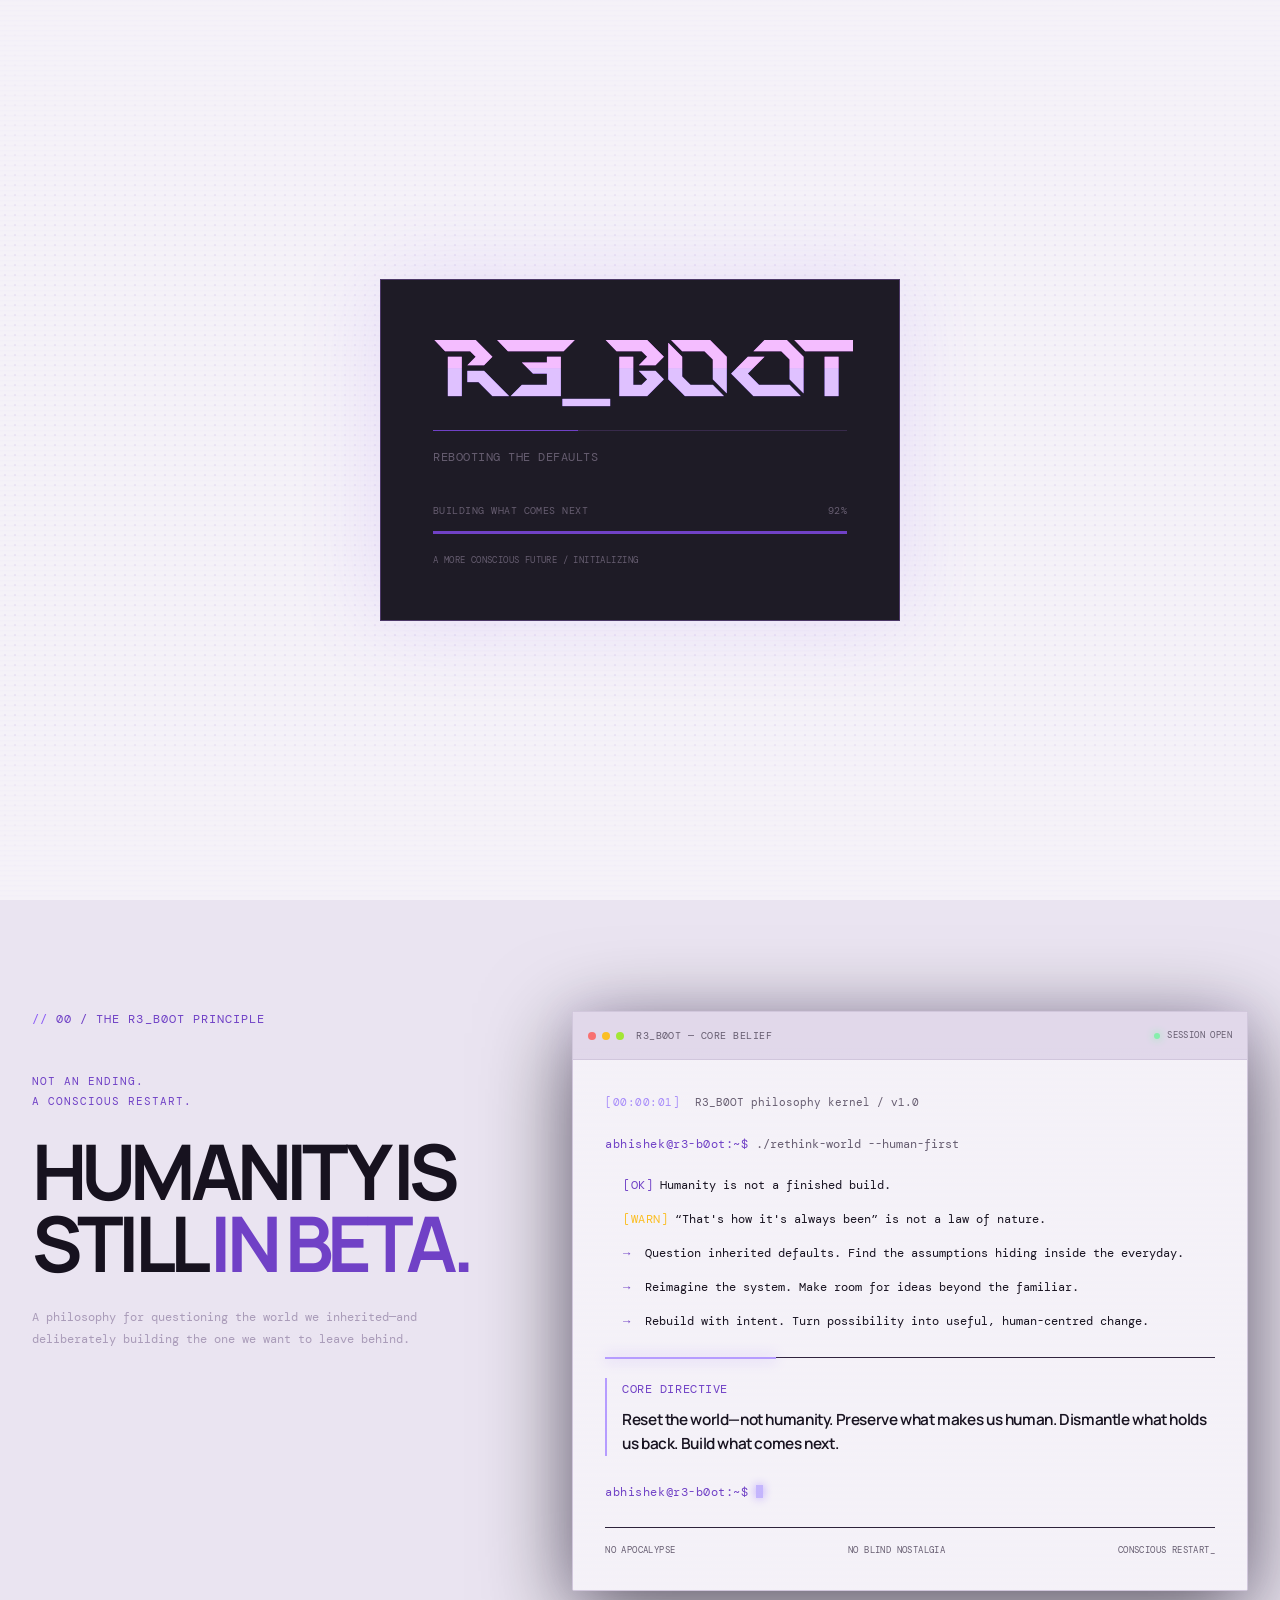
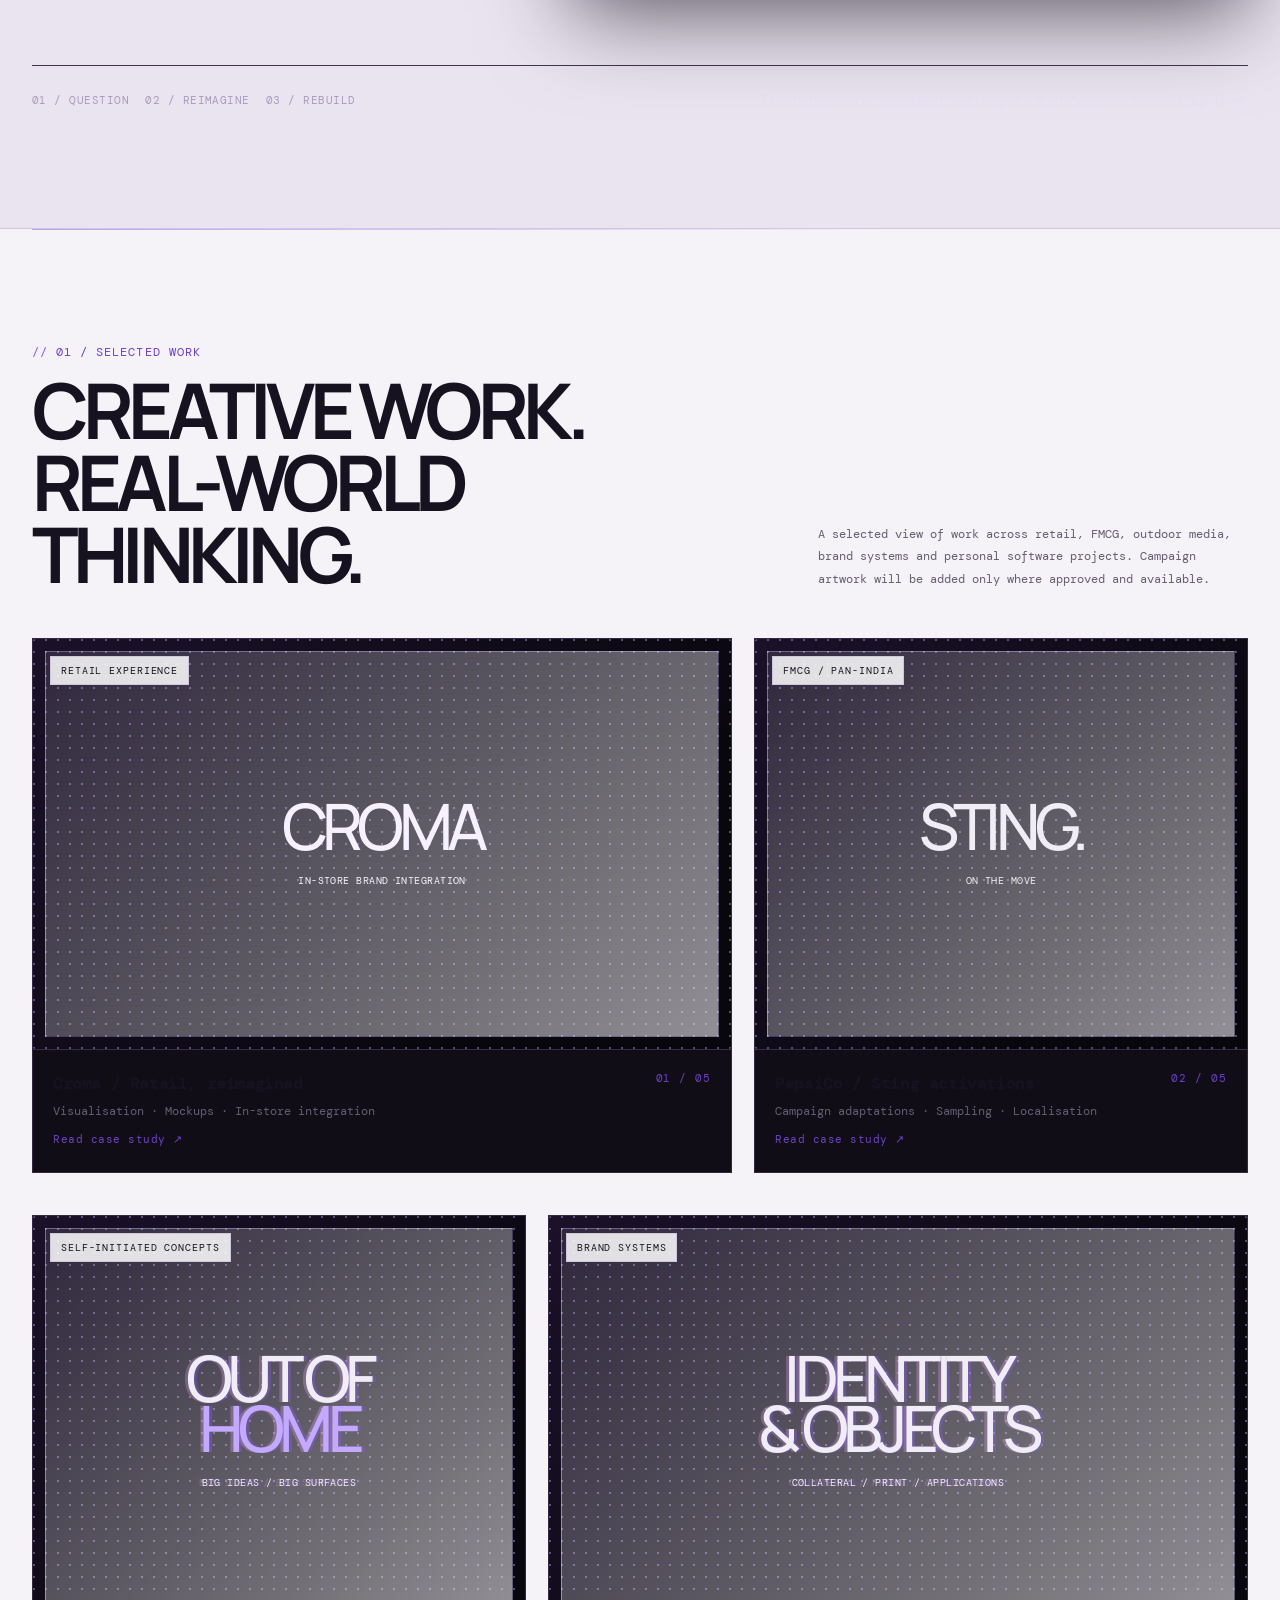
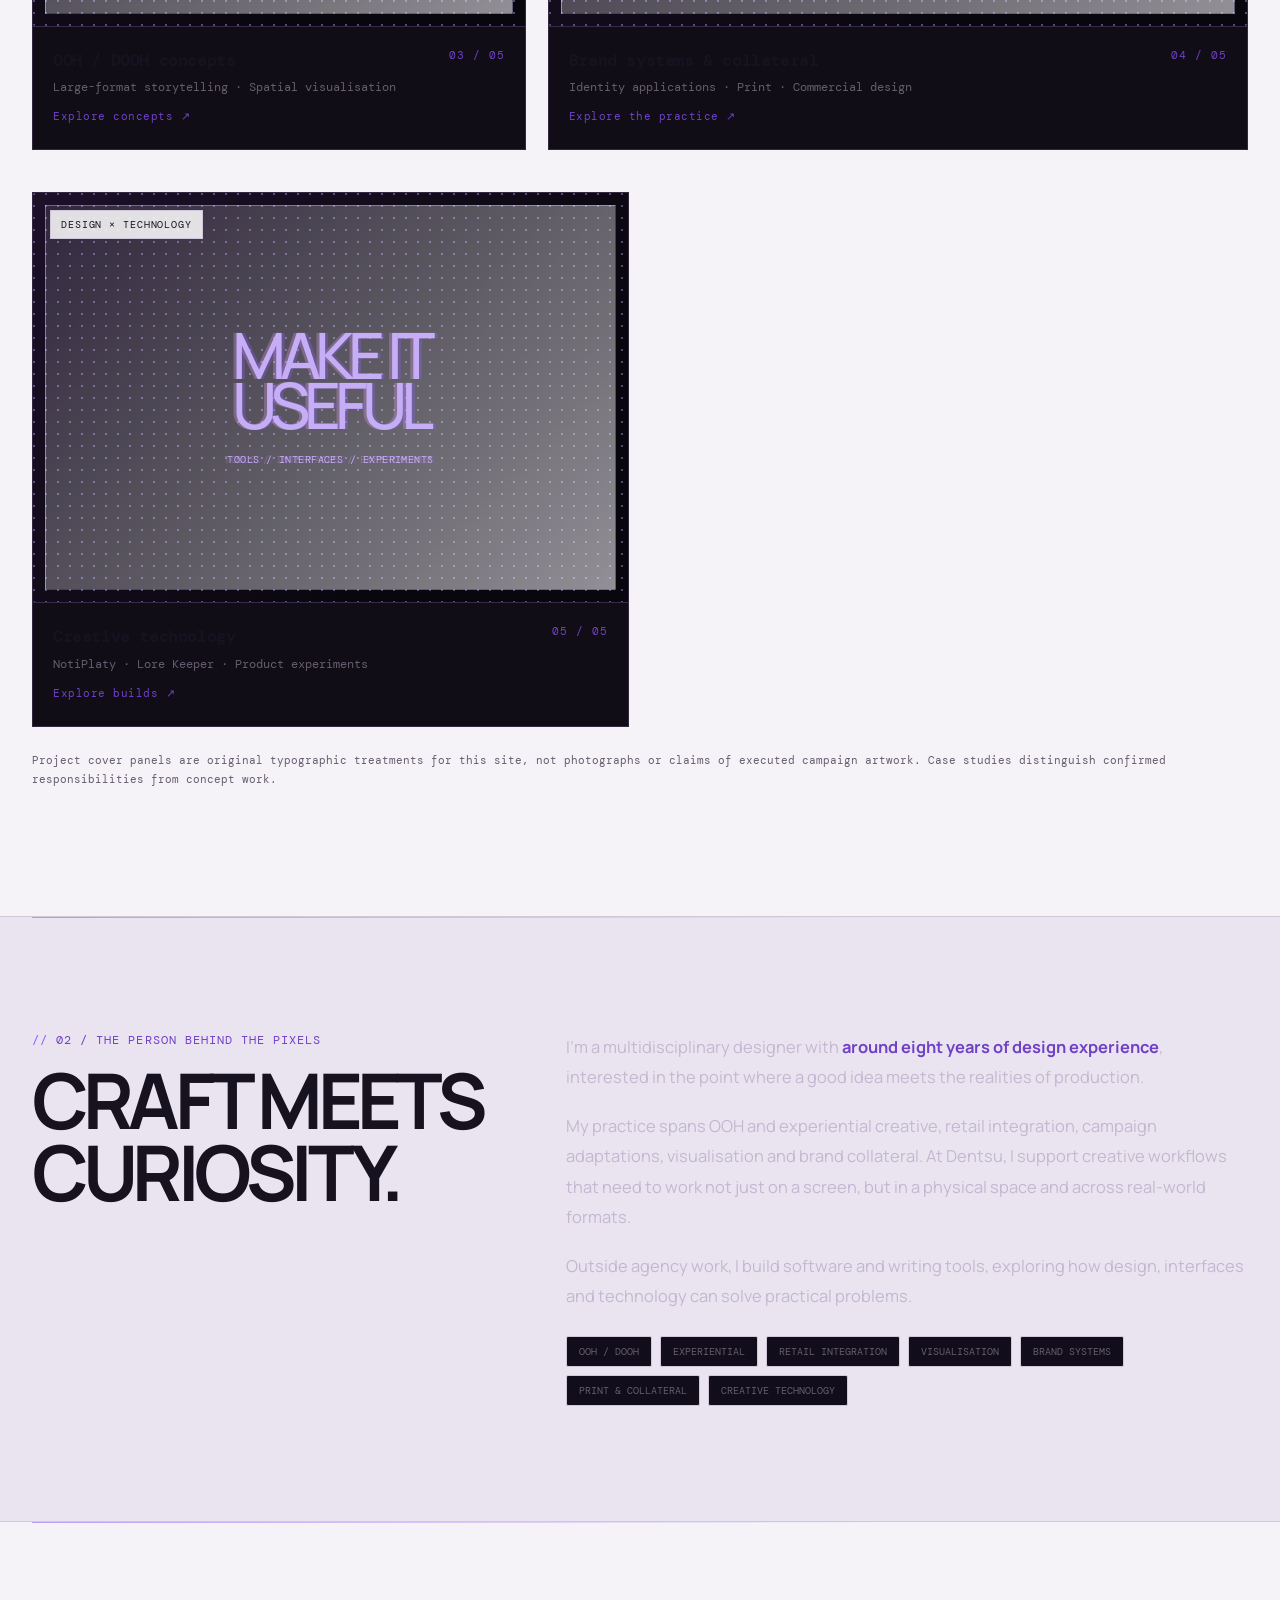
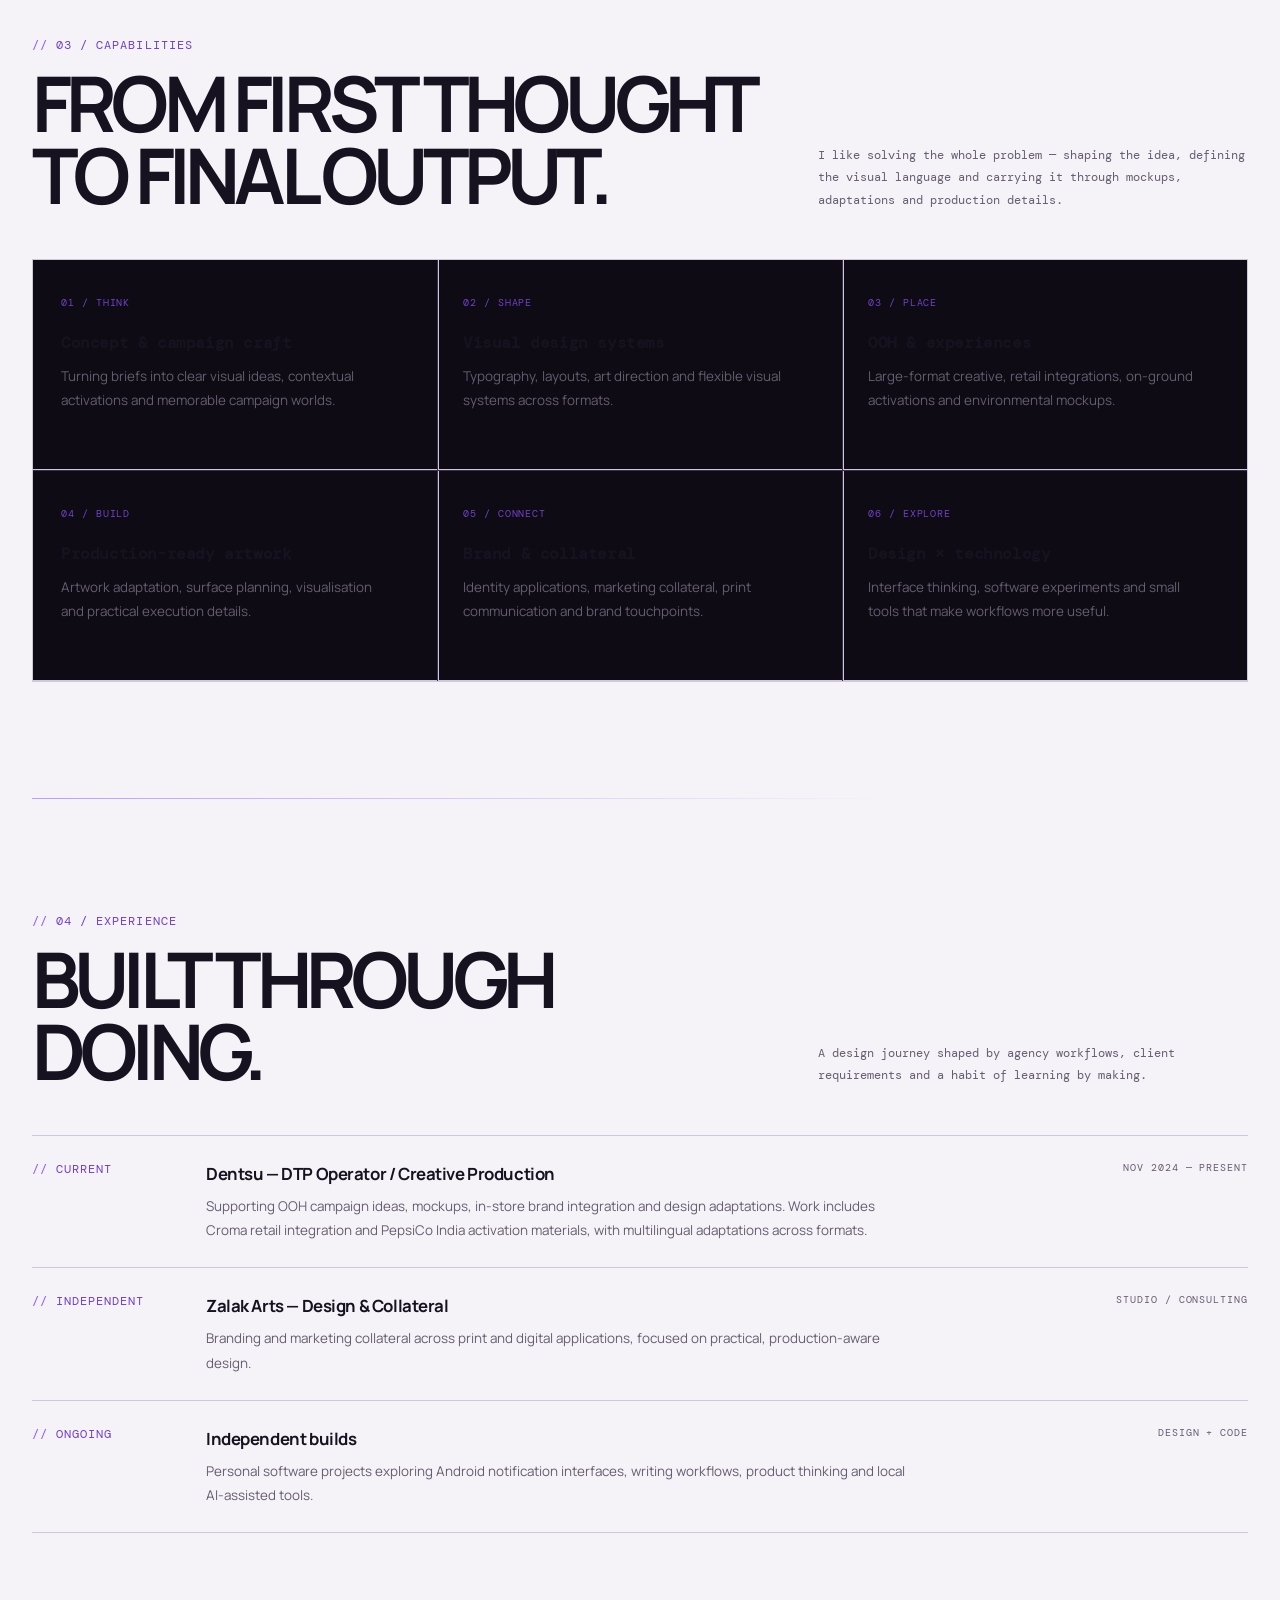
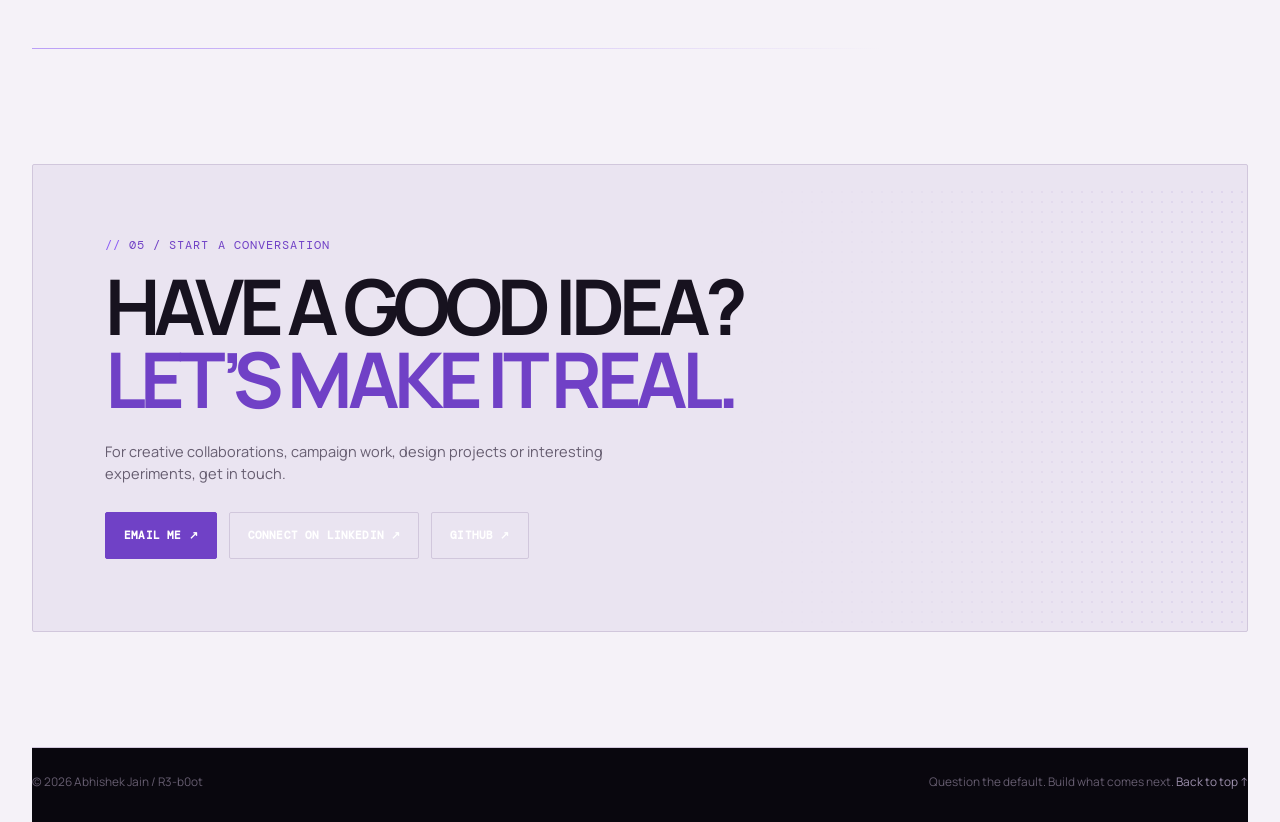
<file: index.html>
<!doctype html><html lang="en"><head><meta charset="utf-8"><meta name="viewport" content="width=device-width,initial-scale=1"><meta name="theme-color" content="#10110f"><meta name="description" content="R3_b0ot is Abhishek Jain’s creative philosophy: reset inherited defaults, rethink the present, and help build a more conscious new age of mankind through design and technology."><meta name="author" content="Abhishek Jain"><link rel="canonical" href="https://r3-b0ot.github.io/"><meta property="og:type" content="website"><meta property="og:title" content="Abhishek Jain — Creative Practice / R3-b0ot"><meta property="og:description" content="R3_b0ot: a deliberate reboot of old assumptions. Design, ideas and technology for a more conscious future."><meta property="og:url" content="https://r3-b0ot.github.io/"><meta property="og:image" content="https://r3-b0ot.github.io/assets/img/about.jpg"><meta name="twitter:card" content="summary_large_image"><meta name="twitter:title" content="Abhishek Jain — Creative Practice / R3-b0ot"><meta name="twitter:description" content="R3_b0ot: a deliberate reboot of old assumptions. Design, ideas and technology for a more conscious future."><meta name="twitter:image" content="https://r3-b0ot.github.io/assets/img/about.jpg"><link rel="icon" href="assets/img/favicon.png" type="image/png"><script>(function(){var p='system';try{p=sessionStorage.getItem('r3b0ot-theme')||'system'}catch(e){}var l=window.matchMedia&&window.matchMedia('(prefers-color-scheme: light)').matches;document.documentElement.dataset.theme=p==='system'?(l?'light':'dark'):p;document.documentElement.dataset.themePreference=p})();</script><link rel="stylesheet" href="assets/css/portfolio.css"><title>Abhishek Jain — Creative Practice / R3-b0ot</title><noscript><style>.reveal{opacity:1!important;transform:none!important;transition:none!important}</style></noscript></head><body id="top"><div class="boot-loader" data-boot-loader aria-hidden="true"><div class="boot-loader-grid"></div><div class="boot-loader-core"><div class="boot-loader-mark" aria-label="R3_b0ot"><img class="boot-mark-base" src="assets/img/r3-b0ot-perfect-dark.svg" alt="R3_b0ot"><img class="boot-mark-glitch boot-mark-glitch-a" src="assets/img/r3-b0ot-perfect-dark.svg" alt="" aria-hidden="true"><img class="boot-mark-glitch boot-mark-glitch-b" src="assets/img/r3-b0ot-perfect-dark.svg" alt="" aria-hidden="true"></div><div class="boot-loader-rule"><span></span></div><div class="boot-loader-label">REBOOTING THE DEFAULTS</div><div class="boot-loader-status"><span data-boot-status>QUESTIONING ASSUMPTIONS</span><span data-boot-percent>00%</span></div><div class="boot-loader-track"><span></span></div><div class="boot-loader-foot">A MORE CONSCIOUS FUTURE / INITIALIZING</div></div></div><a class="skip-link" href="#main">Skip to content</a><header class="site-header"><div class="wrap nav"><a class="wordmark" href="index.html" aria-label="Abhishek Jain home"><img src="assets/img/r3-b0ot-perfect-dark.svg" alt="" aria-hidden="true"></a><nav class="nav-links" id="primary-nav" data-nav aria-label="Main navigation"><a href="index.html#manifesto">The philosophy</a><a href="index.html#work">Selected work</a><a href="index.html#about">About</a><a href="index.html#capabilities">Capabilities</a><a href="index.html#experience">Experience</a><a href="index.html#contact">Contact</a></nav><button class="theme-toggle" type="button" data-theme-toggle aria-label="Theme: System. Activate to change theme." title="Theme: System"><svg viewBox="0 0 24 24" aria-hidden="true" data-theme-icon><circle cx="12" cy="12" r="8"/><path d="M12 4v16M4 12h16"/></svg><span class="theme-text" data-theme-text>SYSTEM</span></button><a class="nav-contact" href="index.html#contact">Start a conversation ↗</a><button class="menu-toggle" data-menu-toggle aria-expanded="false" aria-controls="primary-nav">Menu +</button></div></header><main id="main">
<section class="wrap hero"><div class="reveal"><div class="eyebrow"><span class="status-dot"></span> DESIGNER · OOH · CREATIVE TECHNOLOGY</div><h1>Reset the<br>defaults.<br><em class="reboot-display"><img src="assets/img/r3-b0ot-perfect-dark.svg" alt="R3_b0ot"><span class="reboot-tomorrow">tomorrow.</span></em></h1><p class="hero-copy">R3_b0ot is more than a username. It is a creative philosophy: question the defaults we inherit, rethink the systems we repeat, and use imagination, design and technology to help shape a new age of mankind. I’m Abhishek Jain — a multidisciplinary designer building ideas for the real world and experiments for what comes next.</p><div class="actions"><a class="button" href="#work">Explore selected work ↘</a><a class="button secondary" href="#about">A little about me</a></div></div><div class="hero-art reveal" aria-label="R3 Sigil identity: an angular R3 monogram inside an open, interrupted system"><div class="sigil-system"><div class="sigil-grid" aria-hidden="true"></div><div class="sigil-ring sigil-ring-outer" aria-hidden="true"></div><div class="sigil-ring sigil-ring-inner" aria-hidden="true"></div><span class="sigil-cross sigil-cross-top" aria-hidden="true"></span><span class="sigil-cross sigil-cross-bottom" aria-hidden="true"></span><span class="sigil-cross sigil-cross-left" aria-hidden="true"></span><span class="sigil-cross sigil-cross-right" aria-hidden="true"></span><div class="sigil-mark" aria-hidden="true"><img class="sigil-layer sigil-layer-base" src="assets/img/r3-sigil.svg" alt=""><img class="sigil-layer sigil-layer-a" src="assets/img/r3-sigil.svg" alt=""><img class="sigil-layer sigil-layer-b" src="assets/img/r3-sigil.svg" alt=""></div><div class="sigil-side-label">QUESTION<br>REIMAGINE<br>REBUILD</div><div class="sigil-caption">[ R3 ] <span>OPEN SYSTEM / 001</span></div></div><div class="orbit-index">MUMBAI / INDIA</div></div></section>
<div class="ticker" aria-hidden="true"><div class="ticker-track"><span>OUT-OF-HOME <b class="ticker-glyph"><svg class="dot-glyph" viewBox="0 0 24 24" aria-hidden="true"><use href="assets/img/r3-glyphs.svg#r3-glyph-spark"></use></svg></b></span><span>BRAND EXPERIENCES <b class="ticker-glyph"><svg class="dot-glyph" viewBox="0 0 24 24" aria-hidden="true"><use href="assets/img/r3-glyphs.svg#r3-glyph-spark"></use></svg></b></span><span>VISUAL STORYTELLING <b class="ticker-glyph"><svg class="dot-glyph" viewBox="0 0 24 24" aria-hidden="true"><use href="assets/img/r3-glyphs.svg#r3-glyph-spark"></use></svg></b></span><span>DESIGN × TECHNOLOGY <b class="ticker-glyph"><svg class="dot-glyph" viewBox="0 0 24 24" aria-hidden="true"><use href="assets/img/r3-glyphs.svg#r3-glyph-spark"></use></svg></b></span><span>CAMPAIGN CRAFT <b class="ticker-glyph"><svg class="dot-glyph" viewBox="0 0 24 24" aria-hidden="true"><use href="assets/img/r3-glyphs.svg#r3-glyph-spark"></use></svg></b></span><span>OUT-OF-HOME <b class="ticker-glyph"><svg class="dot-glyph" viewBox="0 0 24 24" aria-hidden="true"><use href="assets/img/r3-glyphs.svg#r3-glyph-spark"></use></svg></b></span><span>BRAND EXPERIENCES <b class="ticker-glyph"><svg class="dot-glyph" viewBox="0 0 24 24" aria-hidden="true"><use href="assets/img/r3-glyphs.svg#r3-glyph-spark"></use></svg></b></span><span>VISUAL STORYTELLING <b class="ticker-glyph"><svg class="dot-glyph" viewBox="0 0 24 24" aria-hidden="true"><use href="assets/img/r3-glyphs.svg#r3-glyph-spark"></use></svg></b></span><span>DESIGN × TECHNOLOGY <b class="ticker-glyph"><svg class="dot-glyph" viewBox="0 0 24 24" aria-hidden="true"><use href="assets/img/r3-glyphs.svg#r3-glyph-spark"></use></svg></b></span><span>CAMPAIGN CRAFT <b class="ticker-glyph"><svg class="dot-glyph" viewBox="0 0 24 24" aria-hidden="true"><use href="assets/img/r3-glyphs.svg#r3-glyph-spark"></use></svg></b></span></div></div>

<section class="section manifesto-section" id="manifesto"><div class="wrap manifesto-terminal-wrap">
  <div class="manifesto-heading reveal"><div class="mono">00 / The R3_b0ot principle</div><p class="manifesto-kicker">NOT AN ENDING.<br>A CONSCIOUS RESTART.</p><h2>Humanity is<br>still <em>in beta.</em></h2><p class="manifesto-intro">A philosophy for questioning the world we inherited—and deliberately building the one we want to leave behind.</p></div>
  <div class="manifesto-terminal reveal" aria-label="R3_b0ot philosophy presented as a terminal window">
    <div class="terminal-titlebar"><div class="terminal-controls" aria-hidden="true"><span></span><span></span><span></span></div><span class="terminal-title">R3_B0OT — CORE BELIEF</span><span class="terminal-live"><i></i> SESSION OPEN</span></div>
    <div class="terminal-screen">
      <div class="terminal-line terminal-dim"><span class="terminal-time">[00:00:01]</span> R3_B0OT philosophy kernel / v1.0</div>
      <p class="terminal-command"><span class="terminal-prompt">abhishek@r3-b0ot:~$</span> ./rethink-world --human-first</p>
      <div class="terminal-output">
        <p><span class="terminal-ok">[OK]</span> Humanity is not a finished build.</p>
        <p><span class="terminal-warn">[WARN]</span> “That's how it's always been” is not a law of nature.</p>
        <p><span class="terminal-arrow">→</span> Question inherited defaults. Find the assumptions hiding inside the everyday.</p>
        <p><span class="terminal-arrow">→</span> Reimagine the system. Make room for ideas beyond the familiar.</p>
        <p><span class="terminal-arrow">→</span> Rebuild with intent. Turn possibility into useful, human-centred change.</p>
      </div>
      <div class="terminal-rule"><span></span></div>
      <div class="terminal-result"><span class="terminal-prompt">CORE DIRECTIVE</span><p>Reset the world—not humanity. Preserve what makes us human. Dismantle what holds us back. Build what comes next.</p></div>
      <p class="terminal-command terminal-final"><span class="terminal-prompt">abhishek@r3-b0ot:~$</span> <span class="terminal-cursor" aria-hidden="true"></span></p>
      <div class="terminal-footer"><span>NO APOCALYPSE</span><span>NO BLIND NOSTALGIA</span><span>CONSCIOUS RESTART_</span></div>
    </div>
  </div>
  <div class="manifesto-bottomline"><span>01 / QUESTION</span><span>02 / REIMAGINE</span><span>03 / REBUILD</span><p>The future isn't a default setting. It's a choice we make together.</p></div>
</div></section>

<section class="section" id="work"><div class="wrap"><div class="section-head reveal"><div><div class="mono">01 / Selected work</div><h2>Creative work.<br>Real-world thinking.</h2></div><p>A selected view of work across retail, FMCG, outdoor media, brand systems and personal software projects. Campaign artwork will be added only where approved and available.</p></div><div class="work-grid">
<article class="work-card wide reveal"><a class="cover-link" href="croma.html" aria-label="Read the Croma retail integration case study"><div class="work-cover cover-croma"><span class="cover-tag">RETAIL EXPERIENCE</span><div class="cover-type">CROMA<small>IN-STORE BRAND INTEGRATION</small></div></div></a><div class="work-meta"><div><h3>Croma / Retail, reimagined</h3><p>Visualisation · Mockups · In-store integration</p><a class="text-link" href="croma.html">Read case study ↗</a></div><span class="work-index">01 / 05</span></div></article>
<article class="work-card narrow reveal"><a class="cover-link" href="pepsico.html" aria-label="Read the PepsiCo India activation case study"><div class="work-cover cover-sting"><span class="cover-tag">FMCG / PAN-INDIA</span><div class="cover-type">STING.<small>ON THE MOVE</small></div></div></a><div class="work-meta"><div><h3>PepsiCo / Sting activations</h3><p>Campaign adaptations · Sampling · Localisation</p><a class="text-link" href="pepsico.html">Read case study ↗</a></div><span class="work-index">02 / 05</span></div></article>
<article class="work-card narrow reveal"><a class="cover-link" href="ooh-concepts.html" aria-label="Read self-initiated OOH concepts"><div class="work-cover cover-ooh"><span class="cover-tag">SELF-INITIATED CONCEPTS</span><div class="cover-type">OUT OF<br><span>HOME</span><small>BIG IDEAS / BIG SURFACES</small></div></div></a><div class="work-meta"><div><h3>OOH / DOOH concepts</h3><p>Large-format storytelling · Spatial visualisation</p><a class="text-link" href="ooh-concepts.html">Explore concepts ↗</a></div><span class="work-index">03 / 05</span></div></article>
<article class="work-card wide reveal"><a class="cover-link" href="brand-systems.html" aria-label="Read brand systems and collateral case study"><div class="work-cover cover-brand"><span class="cover-tag">BRAND SYSTEMS</span><div class="cover-type">IDENTITY<br>&amp; OBJECTS<small>COLLATERAL / PRINT / APPLICATIONS</small></div></div></a><div class="work-meta"><div><h3>Brand systems &amp; collateral</h3><p>Identity applications · Print · Commercial design</p><a class="text-link" href="brand-systems.html">Explore the practice ↗</a></div><span class="work-index">04 / 05</span></div></article>
<article class="work-card reveal"><a class="cover-link" href="creative-tech.html" aria-label="Explore NotiPlaty and Lore Keeper"><div class="work-cover cover-tech"><span class="cover-tag">DESIGN × TECHNOLOGY</span><div class="cover-type">MAKE IT<br>USEFUL<small>TOOLS / INTERFACES / EXPERIMENTS</small></div></div></a><div class="work-meta"><div><h3>Creative technology</h3><p>NotiPlaty · Lore Keeper · Product experiments</p><a class="text-link" href="creative-tech.html">Explore builds ↗</a></div><span class="work-index">05 / 05</span></div></article></div><p class="note">Project cover panels are original typographic treatments for this site, not photographs or claims of executed campaign artwork. Case studies distinguish confirmed responsibilities from concept work.</p></div></section>
<section class="section about-band" id="about"><div class="wrap about-grid"><div class="reveal"><div class="mono">02 / The person behind the pixels</div><h2>Craft meets<br>curiosity.</h2></div><div class="about-copy reveal"><p>I’m a multidisciplinary designer with <strong>around eight years of design experience</strong>, interested in the point where a good idea meets the realities of production.</p><p>My practice spans OOH and experiential creative, retail integration, campaign adaptations, visualisation and brand collateral. At Dentsu, I support creative workflows that need to work not just on a screen, but in a physical space and across real-world formats.</p><p>Outside agency work, I build software and writing tools, exploring how design, interfaces and technology can solve practical problems.</p><div class="pill-list"><span class="pill">OOH / DOOH</span><span class="pill">Experiential</span><span class="pill">Retail Integration</span><span class="pill">Visualisation</span><span class="pill">Brand Systems</span><span class="pill">Print &amp; Collateral</span><span class="pill">Creative Technology</span></div></div></div></section>
<section class="section" id="capabilities"><div class="wrap"><div class="section-head reveal"><div><div class="mono">03 / Capabilities</div><h2>From first thought<br>to final output.</h2></div><p>I like solving the whole problem — shaping the idea, defining the visual language and carrying it through mockups, adaptations and production details.</p></div><div class="capabilities"><article class="capability reveal"><span class="cap-number">01 / THINK</span><h3>Concept &amp; campaign craft</h3><p>Turning briefs into clear visual ideas, contextual activations and memorable campaign worlds.</p></article><article class="capability reveal"><span class="cap-number">02 / SHAPE</span><h3>Visual design systems</h3><p>Typography, layouts, art direction and flexible visual systems across formats.</p></article><article class="capability reveal"><span class="cap-number">03 / PLACE</span><h3>OOH &amp; experiences</h3><p>Large-format creative, retail integrations, on-ground activations and environmental mockups.</p></article><article class="capability reveal"><span class="cap-number">04 / BUILD</span><h3>Production-ready artwork</h3><p>Artwork adaptation, surface planning, visualisation and practical execution details.</p></article><article class="capability reveal"><span class="cap-number">05 / CONNECT</span><h3>Brand &amp; collateral</h3><p>Identity applications, marketing collateral, print communication and brand touchpoints.</p></article><article class="capability reveal"><span class="cap-number">06 / EXPLORE</span><h3>Design × technology</h3><p>Interface thinking, software experiments and small tools that make workflows more useful.</p></article></div></div></section>
<section class="section" id="experience"><div class="wrap"><div class="section-head reveal"><div><div class="mono">04 / Experience</div><h2>Built through<br>doing.</h2></div><p>A design journey shaped by agency workflows, client requirements and a habit of learning by making.</p></div><div class="timeline"><div class="timeline-row reveal"><div class="mono">CURRENT</div><div><h3>Dentsu — DTP Operator / Creative Production</h3><p>Supporting OOH campaign ideas, mockups, in-store brand integration and design adaptations. Work includes Croma retail integration and PepsiCo India activation materials, with multilingual adaptations across formats.</p></div><div class="timeline-date">Nov 2024 — Present</div></div><div class="timeline-row reveal"><div class="mono">INDEPENDENT</div><div><h3>Zalak Arts — Design &amp; Collateral</h3><p>Branding and marketing collateral across print and digital applications, focused on practical, production-aware design.</p></div><div class="timeline-date">Studio / Consulting</div></div><div class="timeline-row reveal"><div class="mono">ONGOING</div><div><h3>Independent builds</h3><p>Personal software projects exploring Android notification interfaces, writing workflows, product thinking and local AI-assisted tools.</p></div><div class="timeline-date">Design + code</div></div></div></div></section>
<section class="section" id="contact"><div class="wrap"><div class="contact-panel reveal"><div class="mono">05 / Start a conversation</div><h2>Have a good idea?<br><em>Let’s make it real.</em></h2><p>For creative collaborations, campaign work, design projects or interesting experiments, get in touch.</p><div class="contact-links"><a class="button" href="mailto:abhishek.aj64@gmail.com">Email me ↗</a><a class="button secondary" href="https://www.linkedin.com/in/r3b0ot/" target="_blank" rel="noopener noreferrer">Connect on LinkedIn ↗</a><a class="button secondary" href="https://github.com/R3-b0ot" target="_blank" rel="noopener noreferrer">GitHub ↗</a></div></div></div></section></main><footer class="wrap site-footer"><span>© <span data-year></span> Abhishek Jain / R3-b0ot</span><span>Question the default. Build what comes next. <a href="#top">Back to top ↑</a></span></footer><script src="assets/js/portfolio.js" defer></script></body></html>
</file>
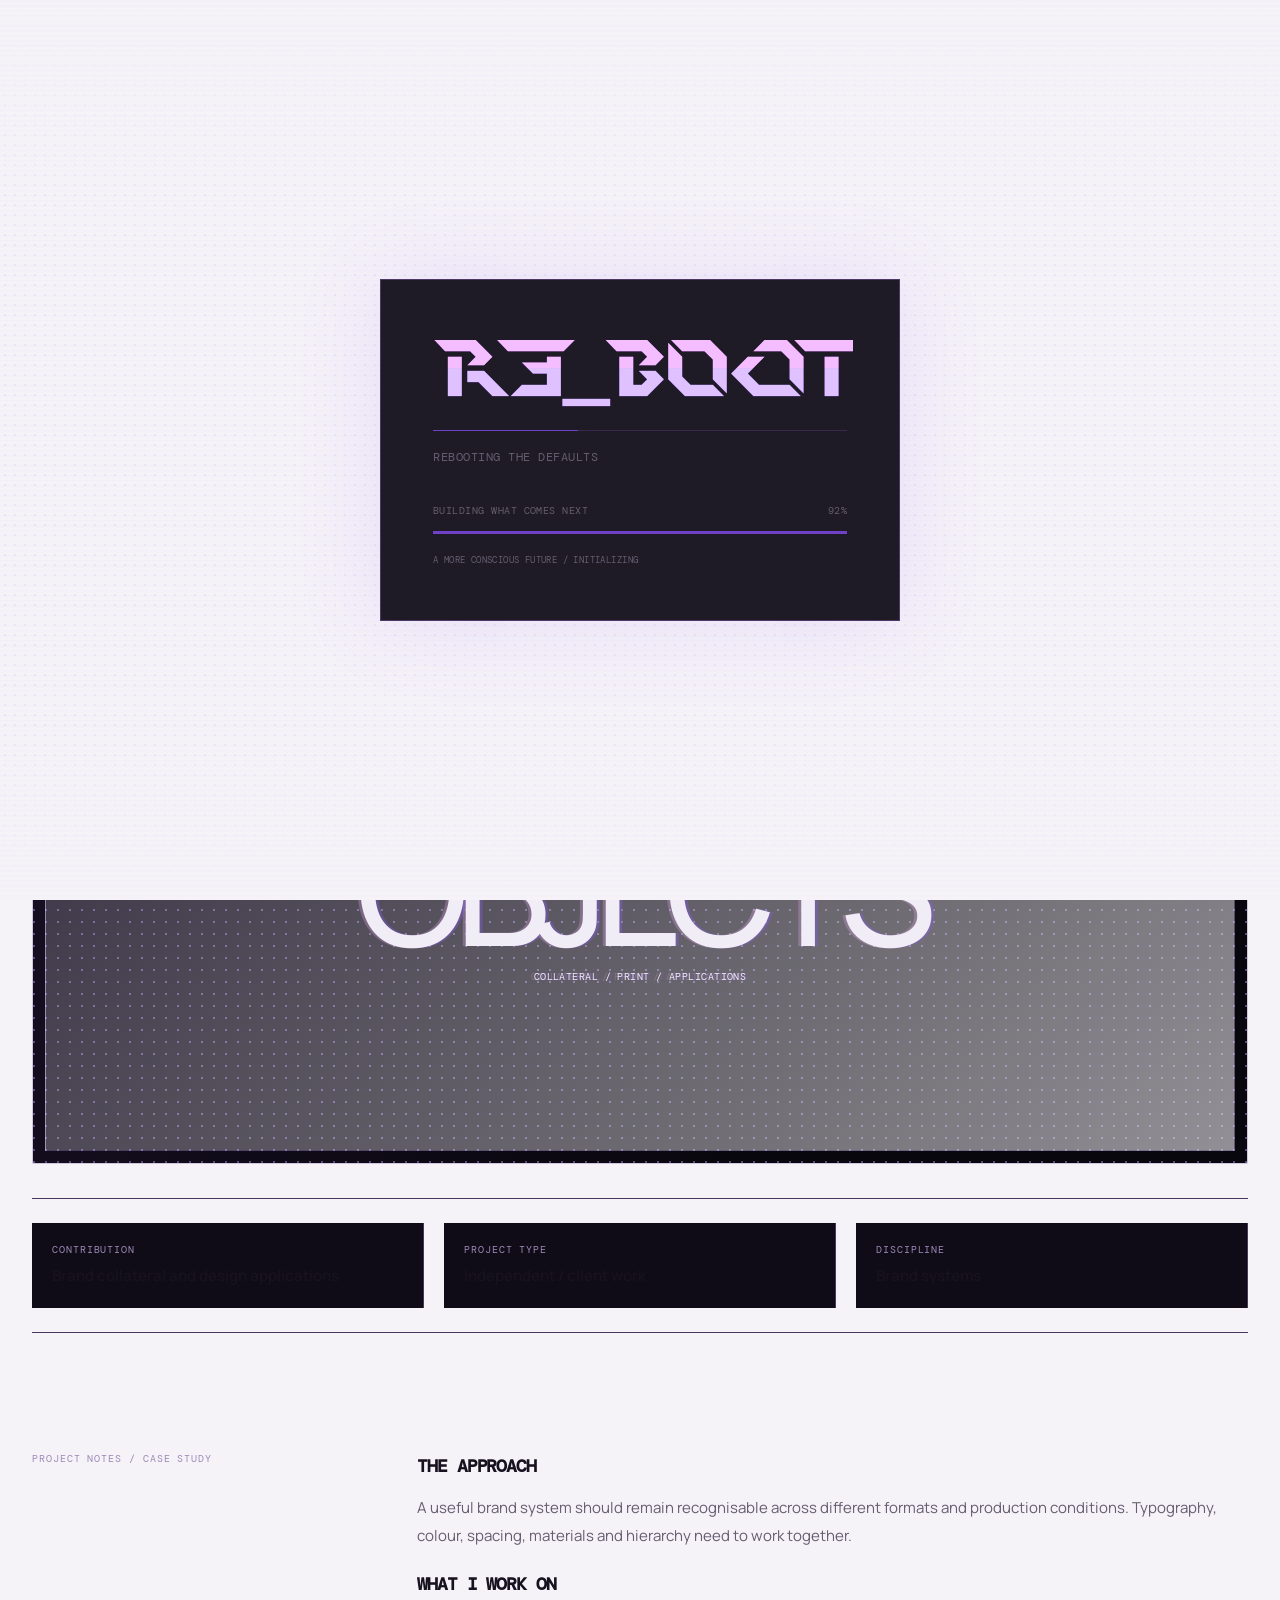
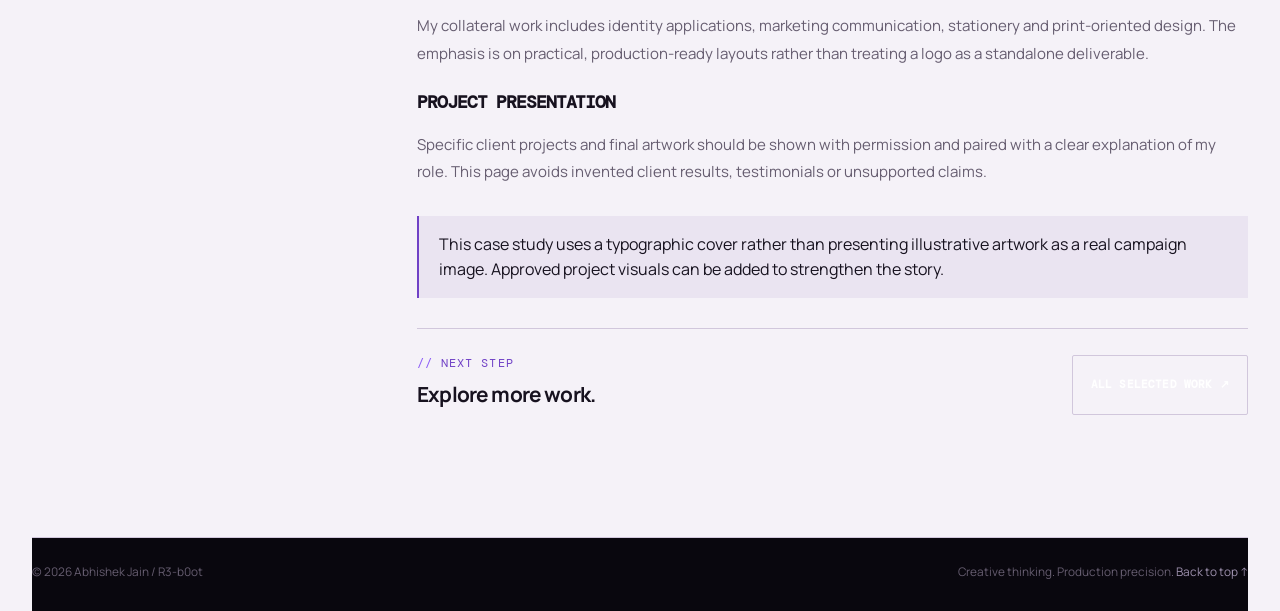
<file: brand-systems.html>
<!doctype html><html lang="en"><head><meta charset="utf-8"><meta name="viewport" content="width=device-width,initial-scale=1"><meta name="theme-color" content="#10110f"><meta name="description" content="Brand Systems & Collateral — Abhishek Jain’s portfolio case study."><meta name="author" content="Abhishek Jain"><link rel="canonical" href="https://r3-b0ot.github.io/brand-systems.html"><meta property="og:type" content="website"><meta property="og:title" content="Brand Systems & Collateral | R3-b0ot"><meta property="og:description" content="Brand work is more than a mark. This practice focuses on a consistent visual language across stationery, print, marketing collateral and real-world applications."><meta property="og:url" content="https://r3-b0ot.github.io/brand-systems.html"><meta property="og:image" content="https://r3-b0ot.github.io/assets/img/about.jpg"><meta name="twitter:card" content="summary_large_image"><meta name="twitter:title" content="Brand Systems & Collateral | Abhishek Jain"><meta name="twitter:description" content="Brand work is more than a mark. This practice focuses on a consistent visual language across stationery, print, marketing collateral and real-world applications."><meta name="twitter:image" content="https://r3-b0ot.github.io/assets/img/about.jpg"><link rel="icon" href="assets/img/favicon.png" type="image/png"><script>(function(){var p='system';try{p=sessionStorage.getItem('r3b0ot-theme')||'system'}catch(e){}var l=window.matchMedia&&window.matchMedia('(prefers-color-scheme: light)').matches;document.documentElement.dataset.theme=p==='system'?(l?'light':'dark'):p;document.documentElement.dataset.themePreference=p})();</script><link rel="stylesheet" href="assets/css/portfolio.css"><title>Brand Systems & Collateral | Abhishek Jain</title><noscript><style>.reveal{opacity:1!important;transform:none!important;transition:none!important}</style></noscript></head><body id="top"><div class="boot-loader" data-boot-loader aria-hidden="true"><div class="boot-loader-grid"></div><div class="boot-loader-core"><div class="boot-loader-mark" aria-label="R3_b0ot"><img class="boot-mark-base" src="assets/img/r3-b0ot-perfect-dark.svg" alt="R3_b0ot"><img class="boot-mark-glitch boot-mark-glitch-a" src="assets/img/r3-b0ot-perfect-dark.svg" alt="" aria-hidden="true"><img class="boot-mark-glitch boot-mark-glitch-b" src="assets/img/r3-b0ot-perfect-dark.svg" alt="" aria-hidden="true"></div><div class="boot-loader-rule"><span></span></div><div class="boot-loader-label">REBOOTING THE DEFAULTS</div><div class="boot-loader-status"><span data-boot-status>QUESTIONING ASSUMPTIONS</span><span data-boot-percent>00%</span></div><div class="boot-loader-track"><span></span></div><div class="boot-loader-foot">A MORE CONSCIOUS FUTURE / INITIALIZING</div></div></div><a class="skip-link" href="#main">Skip to content</a><header class="site-header"><div class="wrap nav"><a class="wordmark" href="index.html" aria-label="Abhishek Jain home"><img src="assets/img/r3-b0ot-perfect-dark.svg" alt="" aria-hidden="true"></a><nav class="nav-links" id="primary-nav" data-nav aria-label="Main navigation"><a href="index.html#manifesto">The philosophy</a><a href="index.html#work">Selected work</a><a href="index.html#about">About</a><a href="index.html#capabilities">Capabilities</a><a href="index.html#experience">Experience</a><a href="index.html#contact">Contact</a></nav><button class="theme-toggle" type="button" data-theme-toggle aria-label="Theme: System. Activate to change theme." title="Theme: System"><svg viewBox="0 0 24 24" aria-hidden="true" data-theme-icon><circle cx="12" cy="12" r="8"/><path d="M12 4v16M4 12h16"/></svg><span class="theme-text" data-theme-text>SYSTEM</span></button><a class="nav-contact" href="index.html#contact">Start a conversation ↗</a><button class="menu-toggle" data-menu-toggle aria-expanded="false" aria-controls="primary-nav">Menu +</button></div></header><main id="main"><section class="wrap case-hero"><a class="back-link" href="index.html#work">← Back to selected work</a><div class="eyebrow"><span class="status-dot"></span>IDENTITY APPLICATION / PRINT / COMMERCIAL DESIGN</div><h1>Identity beyond the logo.</h1><p class="case-intro">Brand work is more than a mark. This practice focuses on a consistent visual language across stationery, print, marketing collateral and real-world applications.</p><div class="case-cover work-cover cover-brand"><span class="cover-tag">Independent / client work</span><div class="cover-type">IDENTITY & OBJECTS<small>COLLATERAL / PRINT / APPLICATIONS</small></div></div><div class="case-stats"><div class="case-stat"><span>Contribution</span><strong>Brand collateral and design applications</strong></div><div class="case-stat"><span>Project type</span><strong>Independent / client work</strong></div><div class="case-stat"><span>Discipline</span><strong>Brand systems</strong></div></div><div class="case-content"><div class="case-sidebar">PROJECT NOTES / CASE STUDY</div><div class="case-body"><h2>The approach</h2><p>A useful brand system should remain recognisable across different formats and production conditions. Typography, colour, spacing, materials and hierarchy need to work together.</p><h2>What I work on</h2><p>My collateral work includes identity applications, marketing communication, stationery and print-oriented design. The emphasis is on practical, production-ready layouts rather than treating a logo as a standalone deliverable.</p><h2>Project presentation</h2><p>Specific client projects and final artwork should be shown with permission and paired with a clear explanation of my role. This page avoids invented client results, testimonials or unsupported claims.</p><div class="case-callout">This case study uses a typographic cover rather than presenting illustrative artwork as a real campaign image. Approved project visuals can be added to strengthen the story.</div><div class="case-next"><div><div class="mono">NEXT STEP</div><h3>Explore more work.</h3></div><a class="button secondary" href="index.html#work">All selected work ↗</a></div></div></div></section></main><footer class="wrap site-footer"><span>© <span data-year></span> Abhishek Jain / R3-b0ot</span><span>Creative thinking. Production precision. <a href="#top">Back to top ↑</a></span></footer><script src="assets/js/portfolio.js" defer></script></body></html>
</file>
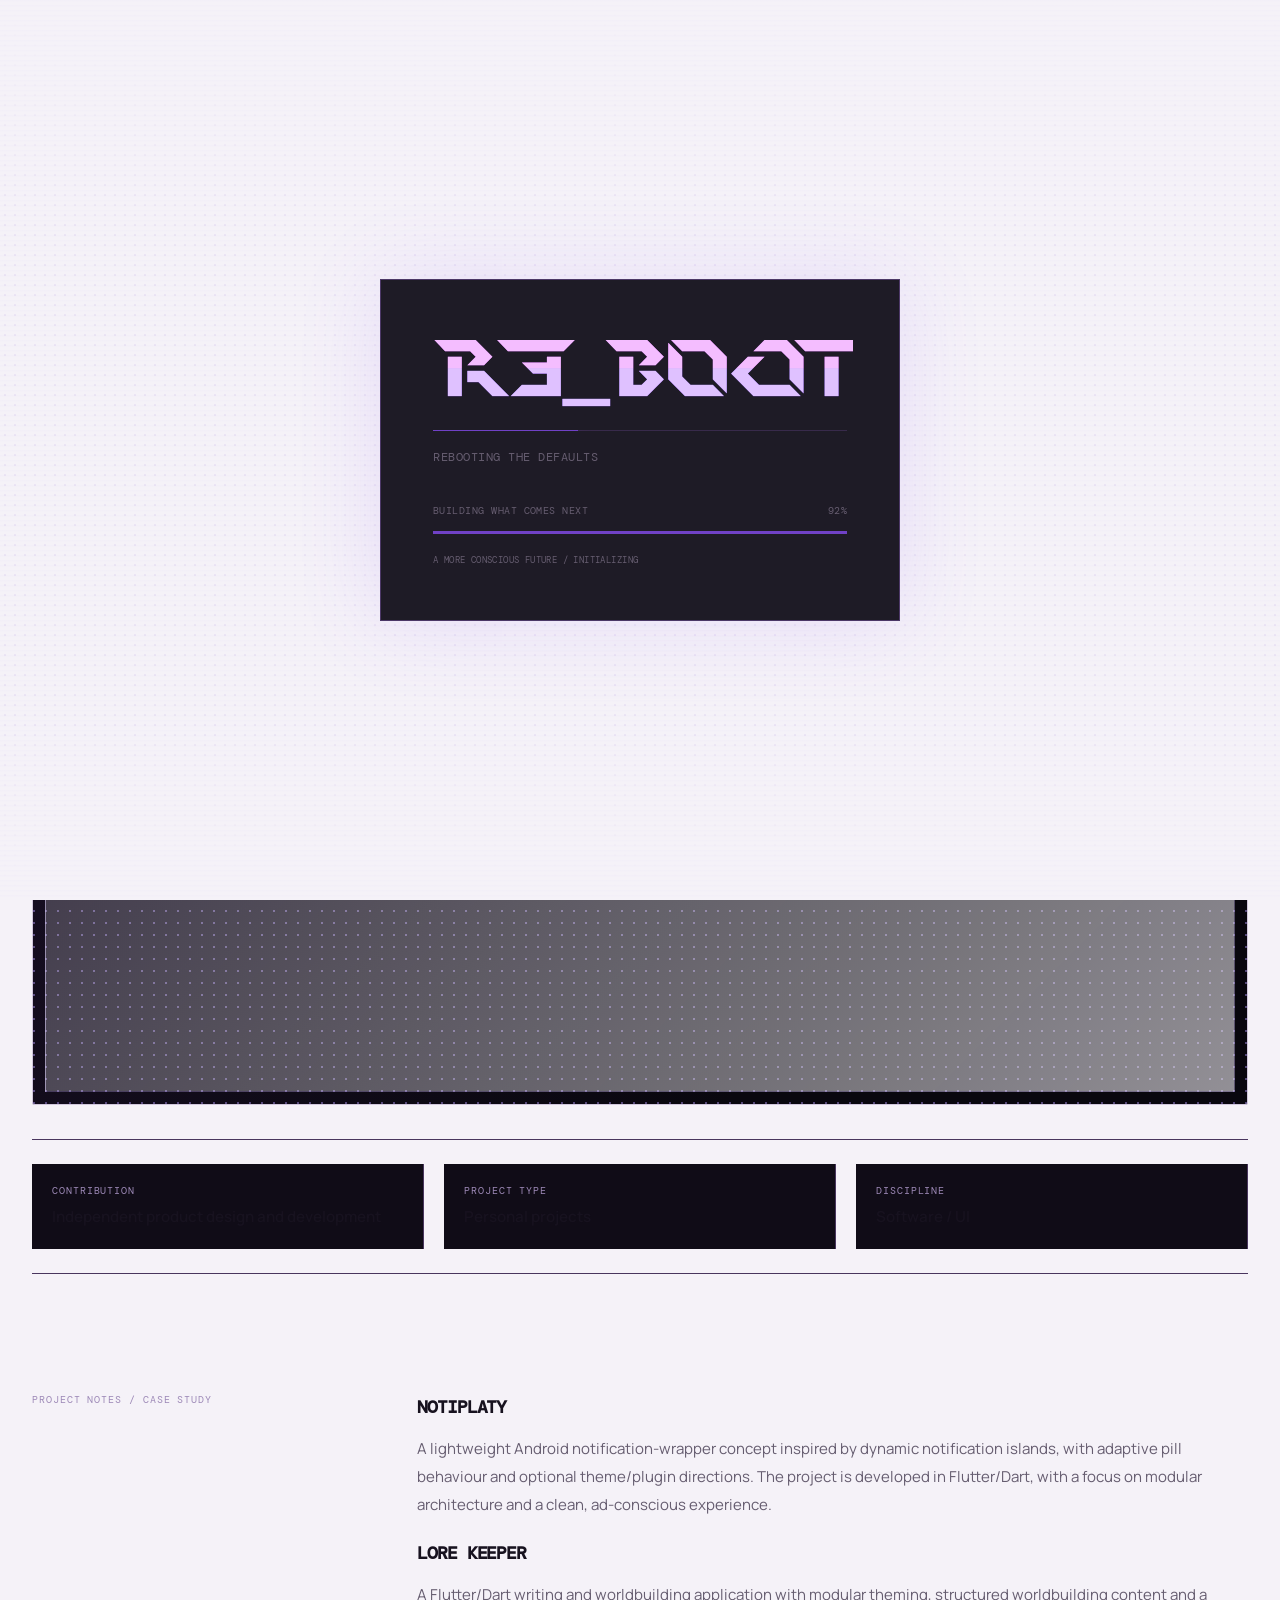
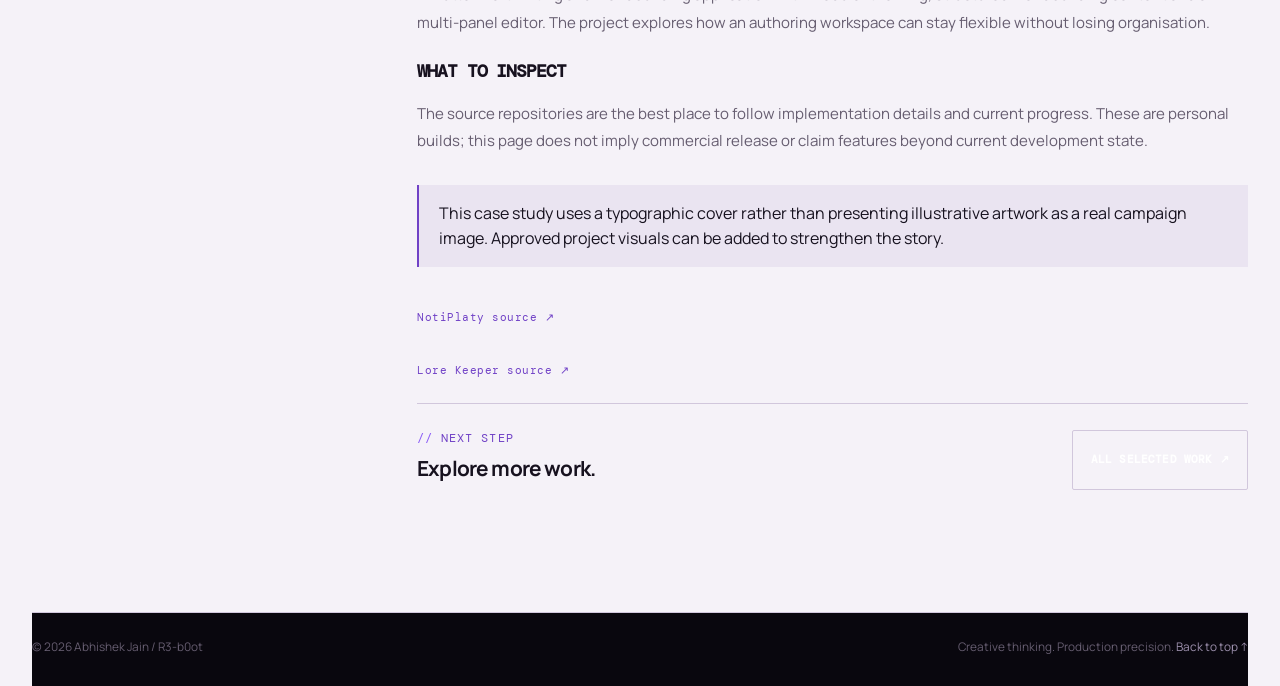
<file: creative-tech.html>
<!doctype html><html lang="en"><head><meta charset="utf-8"><meta name="viewport" content="width=device-width,initial-scale=1"><meta name="theme-color" content="#10110f"><meta name="description" content="Creative Technology — NotiPlaty & Lore Keeper — Abhishek Jain’s portfolio case study."><meta name="author" content="Abhishek Jain"><link rel="canonical" href="https://r3-b0ot.github.io/creative-tech.html"><meta property="og:type" content="website"><meta property="og:title" content="Creative Technology — NotiPlaty & Lore Keeper | R3-b0ot"><meta property="og:description" content="Personal software projects exploring how interface design and engineering can solve practical problems — from Android notification experiences to a structured writing and worldbuilding workspace."><meta property="og:url" content="https://r3-b0ot.github.io/creative-tech.html"><meta property="og:image" content="https://r3-b0ot.github.io/assets/img/about.jpg"><meta name="twitter:card" content="summary_large_image"><meta name="twitter:title" content="Creative Technology — NotiPlaty & Lore Keeper | Abhishek Jain"><meta name="twitter:description" content="Personal software projects exploring how interface design and engineering can solve practical problems — from Android notification experiences to a structured writing and worldbuilding workspace."><meta name="twitter:image" content="https://r3-b0ot.github.io/assets/img/about.jpg"><link rel="icon" href="assets/img/favicon.png" type="image/png"><script>(function(){var p='system';try{p=sessionStorage.getItem('r3b0ot-theme')||'system'}catch(e){}var l=window.matchMedia&&window.matchMedia('(prefers-color-scheme: light)').matches;document.documentElement.dataset.theme=p==='system'?(l?'light':'dark'):p;document.documentElement.dataset.themePreference=p})();</script><link rel="stylesheet" href="assets/css/portfolio.css"><title>Creative Technology — NotiPlaty & Lore Keeper | Abhishek Jain</title><noscript><style>.reveal{opacity:1!important;transform:none!important;transition:none!important}</style></noscript></head><body id="top"><div class="boot-loader" data-boot-loader aria-hidden="true"><div class="boot-loader-grid"></div><div class="boot-loader-core"><div class="boot-loader-mark" aria-label="R3_b0ot"><img class="boot-mark-base" src="assets/img/r3-b0ot-perfect-dark.svg" alt="R3_b0ot"><img class="boot-mark-glitch boot-mark-glitch-a" src="assets/img/r3-b0ot-perfect-dark.svg" alt="" aria-hidden="true"><img class="boot-mark-glitch boot-mark-glitch-b" src="assets/img/r3-b0ot-perfect-dark.svg" alt="" aria-hidden="true"></div><div class="boot-loader-rule"><span></span></div><div class="boot-loader-label">REBOOTING THE DEFAULTS</div><div class="boot-loader-status"><span data-boot-status>QUESTIONING ASSUMPTIONS</span><span data-boot-percent>00%</span></div><div class="boot-loader-track"><span></span></div><div class="boot-loader-foot">A MORE CONSCIOUS FUTURE / INITIALIZING</div></div></div><a class="skip-link" href="#main">Skip to content</a><header class="site-header"><div class="wrap nav"><a class="wordmark" href="index.html" aria-label="Abhishek Jain home"><img src="assets/img/r3-b0ot-perfect-dark.svg" alt="" aria-hidden="true"></a><nav class="nav-links" id="primary-nav" data-nav aria-label="Main navigation"><a href="index.html#manifesto">The philosophy</a><a href="index.html#work">Selected work</a><a href="index.html#about">About</a><a href="index.html#capabilities">Capabilities</a><a href="index.html#experience">Experience</a><a href="index.html#contact">Contact</a></nav><button class="theme-toggle" type="button" data-theme-toggle aria-label="Theme: System. Activate to change theme." title="Theme: System"><svg viewBox="0 0 24 24" aria-hidden="true" data-theme-icon><circle cx="12" cy="12" r="8"/><path d="M12 4v16M4 12h16"/></svg><span class="theme-text" data-theme-text>SYSTEM</span></button><a class="nav-contact" href="index.html#contact">Start a conversation ↗</a><button class="menu-toggle" data-menu-toggle aria-expanded="false" aria-controls="primary-nav">Menu +</button></div></header><main id="main"><section class="wrap case-hero"><a class="back-link" href="index.html#work">← Back to selected work</a><div class="eyebrow"><span class="status-dot"></span>SOFTWARE / PRODUCT THINKING / DESIGN</div><h1>Make useful things.</h1><p class="case-intro">Personal software projects exploring how interface design and engineering can solve practical problems — from Android notification experiences to a structured writing and worldbuilding workspace.</p><div class="case-cover work-cover cover-tech"><span class="cover-tag">Personal projects</span><div class="cover-type">DESIGN × TECH<small>TOOLS / INTERFACES / EXPERIMENTS</small></div></div><div class="case-stats"><div class="case-stat"><span>Contribution</span><strong>Independent product design and development</strong></div><div class="case-stat"><span>Project type</span><strong>Personal projects</strong></div><div class="case-stat"><span>Discipline</span><strong>Software / UI</strong></div></div><div class="case-content"><div class="case-sidebar">PROJECT NOTES / CASE STUDY</div><div class="case-body"><h2>NotiPlaty</h2><p>A lightweight Android notification-wrapper concept inspired by dynamic notification islands, with adaptive pill behaviour and optional theme/plugin directions. The project is developed in Flutter/Dart, with a focus on modular architecture and a clean, ad-conscious experience.</p><h2>Lore Keeper</h2><p>A Flutter/Dart writing and worldbuilding application with modular theming, structured worldbuilding content and a multi-panel editor. The project explores how an authoring workspace can stay flexible without losing organisation.</p><h2>What to inspect</h2><p>The source repositories are the best place to follow implementation details and current progress. These are personal builds; this page does not imply commercial release or claim features beyond current development state.</p><div class="case-callout">This case study uses a typographic cover rather than presenting illustrative artwork as a real campaign image. Approved project visuals can be added to strengthen the story.</div><p><a class="text-link" href="https://github.com/R3-b0ot/NotiPlaty" target="_blank" rel="noopener noreferrer">NotiPlaty source ↗</a></p><p><a class="text-link" href="https://github.com/R3-b0ot/lore_keeper" target="_blank" rel="noopener noreferrer">Lore Keeper source ↗</a></p><div class="case-next"><div><div class="mono">NEXT STEP</div><h3>Explore more work.</h3></div><a class="button secondary" href="index.html#work">All selected work ↗</a></div></div></div></section></main><footer class="wrap site-footer"><span>© <span data-year></span> Abhishek Jain / R3-b0ot</span><span>Creative thinking. Production precision. <a href="#top">Back to top ↑</a></span></footer><script src="assets/js/portfolio.js" defer></script></body></html>
</file>
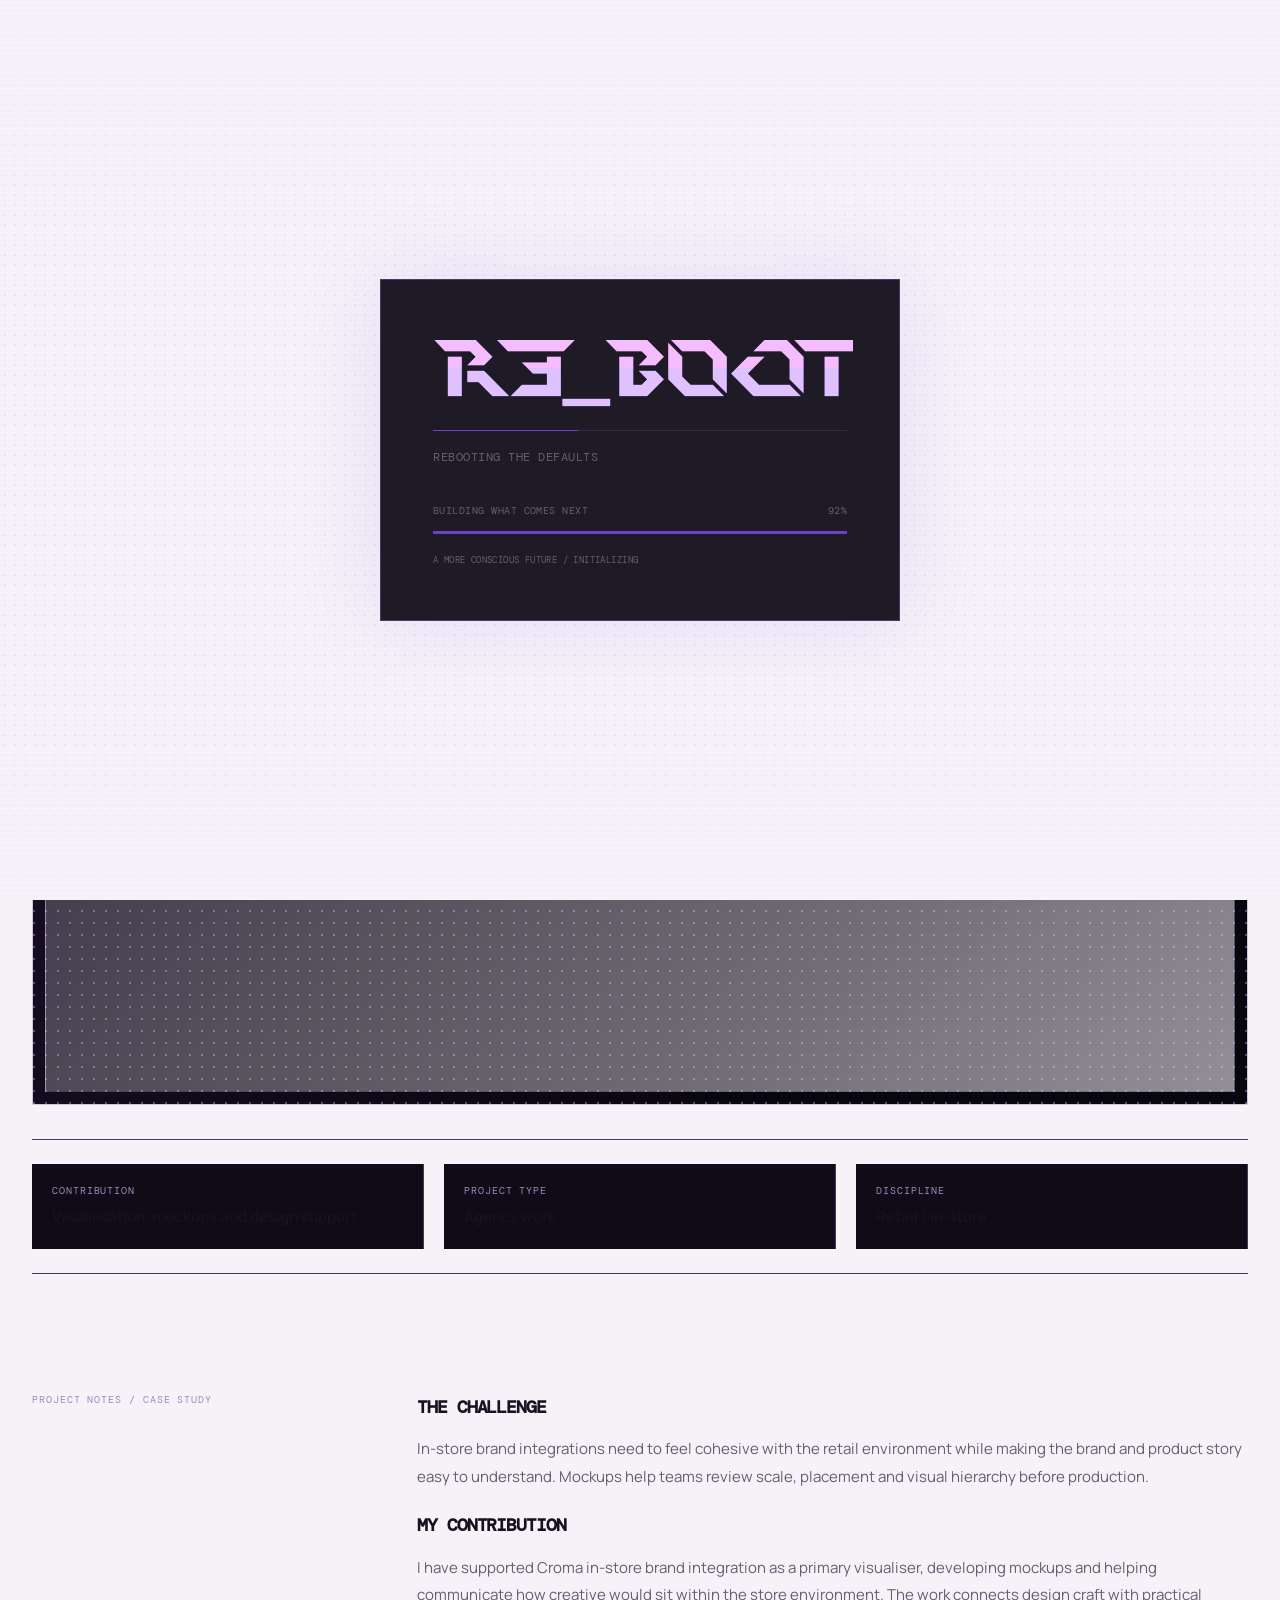
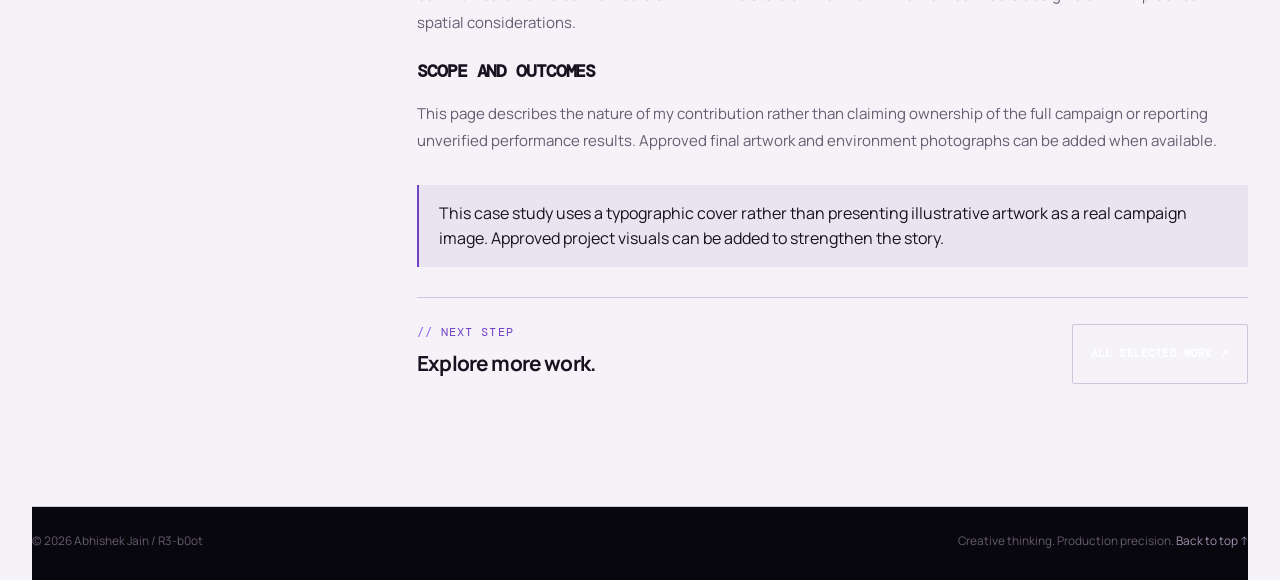
<file: croma.html>
<!doctype html><html lang="en"><head><meta charset="utf-8"><meta name="viewport" content="width=device-width,initial-scale=1"><meta name="theme-color" content="#10110f"><meta name="description" content="Croma — In-store Brand Integration — Abhishek Jain’s portfolio case study."><meta name="author" content="Abhishek Jain"><link rel="canonical" href="https://r3-b0ot.github.io/croma.html"><meta property="og:type" content="website"><meta property="og:title" content="Croma — In-store Brand Integration | R3-b0ot"><meta property="og:description" content="A look at retail integration and visualisation work supporting Croma’s in-store brand experience. The focus is how a visual idea meets a real environment and a practical production workflow."><meta property="og:url" content="https://r3-b0ot.github.io/croma.html"><meta property="og:image" content="https://r3-b0ot.github.io/assets/img/about.jpg"><meta name="twitter:card" content="summary_large_image"><meta name="twitter:title" content="Croma — In-store Brand Integration | Abhishek Jain"><meta name="twitter:description" content="A look at retail integration and visualisation work supporting Croma’s in-store brand experience. The focus is how a visual idea meets a real environment and a practical production workflow."><meta name="twitter:image" content="https://r3-b0ot.github.io/assets/img/about.jpg"><link rel="icon" href="assets/img/favicon.png" type="image/png"><script>(function(){var p='system';try{p=sessionStorage.getItem('r3b0ot-theme')||'system'}catch(e){}var l=window.matchMedia&&window.matchMedia('(prefers-color-scheme: light)').matches;document.documentElement.dataset.theme=p==='system'?(l?'light':'dark'):p;document.documentElement.dataset.themePreference=p})();</script><link rel="stylesheet" href="assets/css/portfolio.css"><title>Croma — In-store Brand Integration | Abhishek Jain</title><noscript><style>.reveal{opacity:1!important;transform:none!important;transition:none!important}</style></noscript></head><body id="top"><div class="boot-loader" data-boot-loader aria-hidden="true"><div class="boot-loader-grid"></div><div class="boot-loader-core"><div class="boot-loader-mark" aria-label="R3_b0ot"><img class="boot-mark-base" src="assets/img/r3-b0ot-perfect-dark.svg" alt="R3_b0ot"><img class="boot-mark-glitch boot-mark-glitch-a" src="assets/img/r3-b0ot-perfect-dark.svg" alt="" aria-hidden="true"><img class="boot-mark-glitch boot-mark-glitch-b" src="assets/img/r3-b0ot-perfect-dark.svg" alt="" aria-hidden="true"></div><div class="boot-loader-rule"><span></span></div><div class="boot-loader-label">REBOOTING THE DEFAULTS</div><div class="boot-loader-status"><span data-boot-status>QUESTIONING ASSUMPTIONS</span><span data-boot-percent>00%</span></div><div class="boot-loader-track"><span></span></div><div class="boot-loader-foot">A MORE CONSCIOUS FUTURE / INITIALIZING</div></div></div><a class="skip-link" href="#main">Skip to content</a><header class="site-header"><div class="wrap nav"><a class="wordmark" href="index.html" aria-label="Abhishek Jain home"><img src="assets/img/r3-b0ot-perfect-dark.svg" alt="" aria-hidden="true"></a><nav class="nav-links" id="primary-nav" data-nav aria-label="Main navigation"><a href="index.html#manifesto">The philosophy</a><a href="index.html#work">Selected work</a><a href="index.html#about">About</a><a href="index.html#capabilities">Capabilities</a><a href="index.html#experience">Experience</a><a href="index.html#contact">Contact</a></nav><button class="theme-toggle" type="button" data-theme-toggle aria-label="Theme: System. Activate to change theme." title="Theme: System"><svg viewBox="0 0 24 24" aria-hidden="true" data-theme-icon><circle cx="12" cy="12" r="8"/><path d="M12 4v16M4 12h16"/></svg><span class="theme-text" data-theme-text>SYSTEM</span></button><a class="nav-contact" href="index.html#contact">Start a conversation ↗</a><button class="menu-toggle" data-menu-toggle aria-expanded="false" aria-controls="primary-nav">Menu +</button></div></header><main id="main"><section class="wrap case-hero"><a class="back-link" href="index.html#work">← Back to selected work</a><div class="eyebrow"><span class="status-dot"></span>RETAIL EXPERIENCE / DENTSU</div><h1>Retail, reimagined.</h1><p class="case-intro">A look at retail integration and visualisation work supporting Croma’s in-store brand experience. The focus is how a visual idea meets a real environment and a practical production workflow.</p><div class="case-cover work-cover cover-croma"><span class="cover-tag">Agency work</span><div class="cover-type">CROMA<small>IN-STORE BRAND INTEGRATION</small></div></div><div class="case-stats"><div class="case-stat"><span>Contribution</span><strong>Visualisation, mockups and design support</strong></div><div class="case-stat"><span>Project type</span><strong>Agency work</strong></div><div class="case-stat"><span>Discipline</span><strong>Retail / in-store</strong></div></div><div class="case-content"><div class="case-sidebar">PROJECT NOTES / CASE STUDY</div><div class="case-body"><h2>The challenge</h2><p>In-store brand integrations need to feel cohesive with the retail environment while making the brand and product story easy to understand. Mockups help teams review scale, placement and visual hierarchy before production.</p><h2>My contribution</h2><p>I have supported Croma in-store brand integration as a primary visualiser, developing mockups and helping communicate how creative would sit within the store environment. The work connects design craft with practical spatial considerations.</p><h2>Scope and outcomes</h2><p>This page describes the nature of my contribution rather than claiming ownership of the full campaign or reporting unverified performance results. Approved final artwork and environment photographs can be added when available.</p><div class="case-callout">This case study uses a typographic cover rather than presenting illustrative artwork as a real campaign image. Approved project visuals can be added to strengthen the story.</div><div class="case-next"><div><div class="mono">NEXT STEP</div><h3>Explore more work.</h3></div><a class="button secondary" href="index.html#work">All selected work ↗</a></div></div></div></section></main><footer class="wrap site-footer"><span>© <span data-year></span> Abhishek Jain / R3-b0ot</span><span>Creative thinking. Production precision. <a href="#top">Back to top ↑</a></span></footer><script src="assets/js/portfolio.js" defer></script></body></html>
</file>
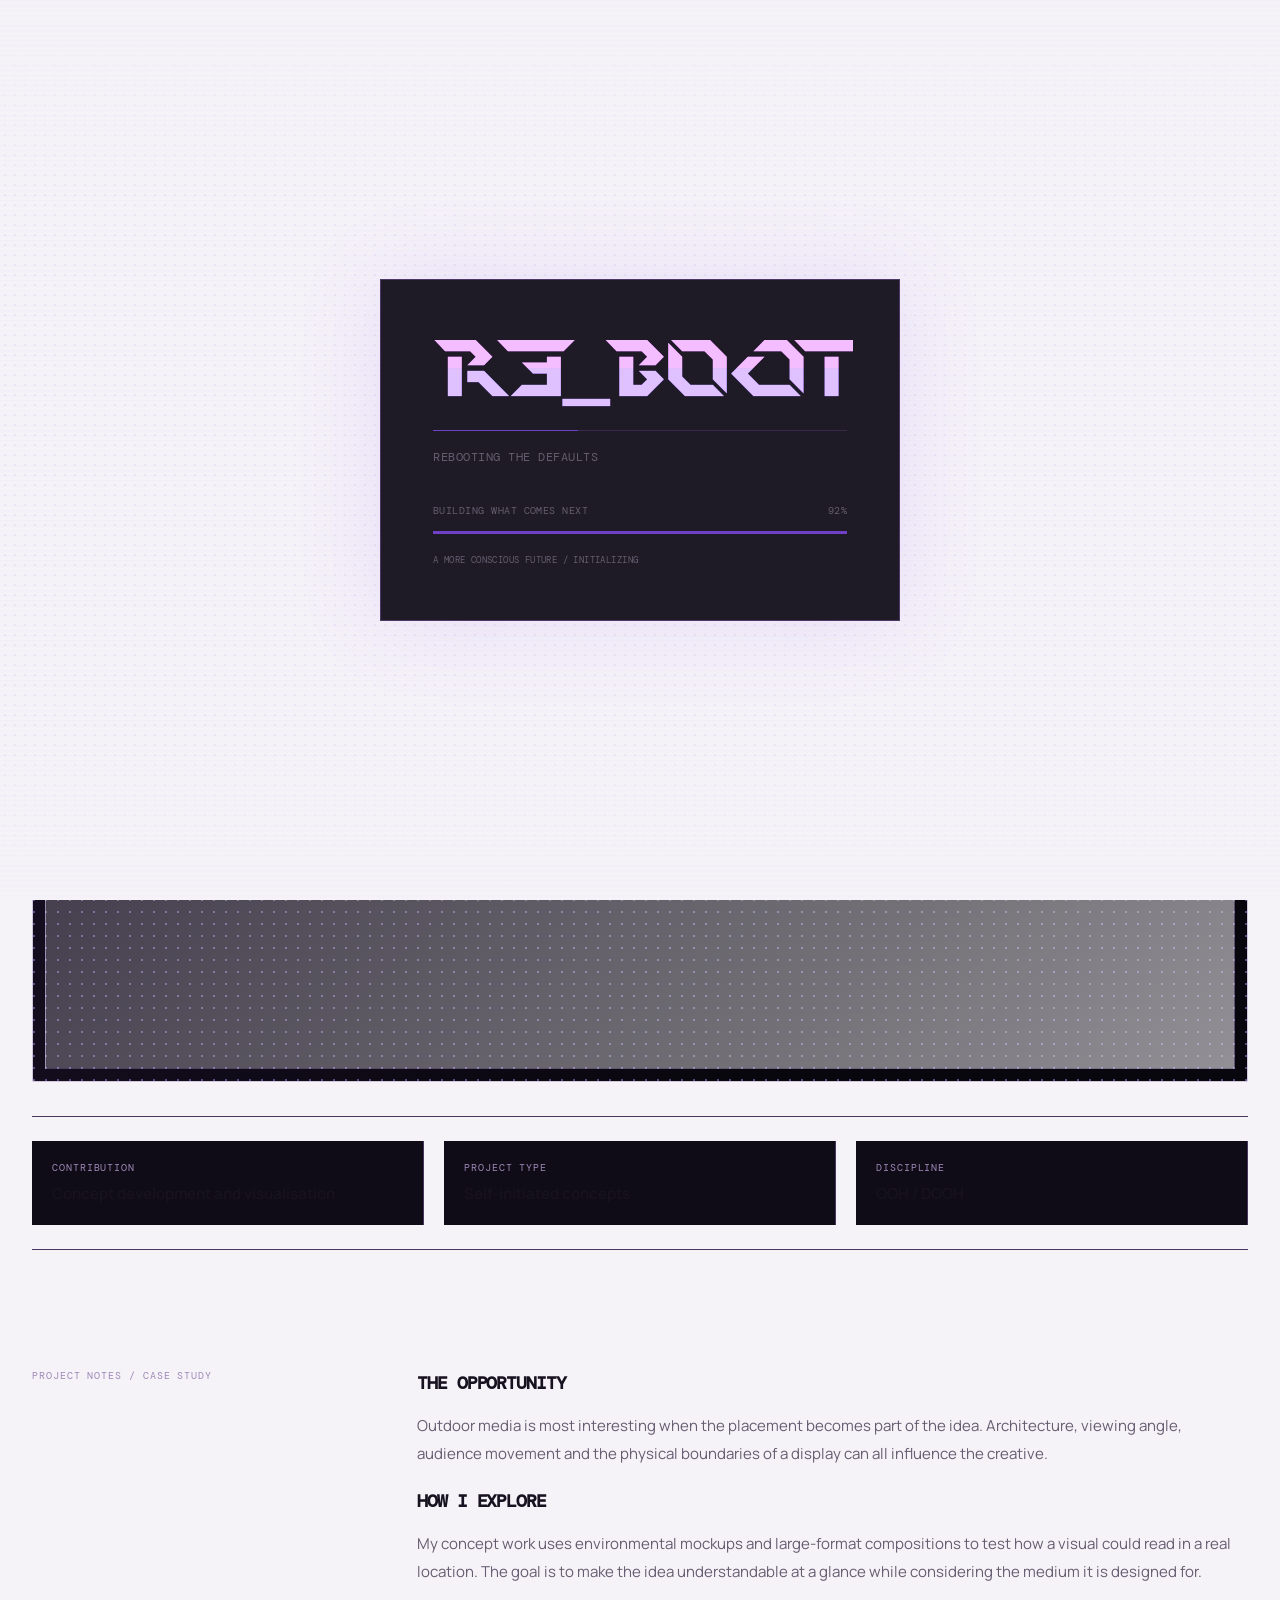
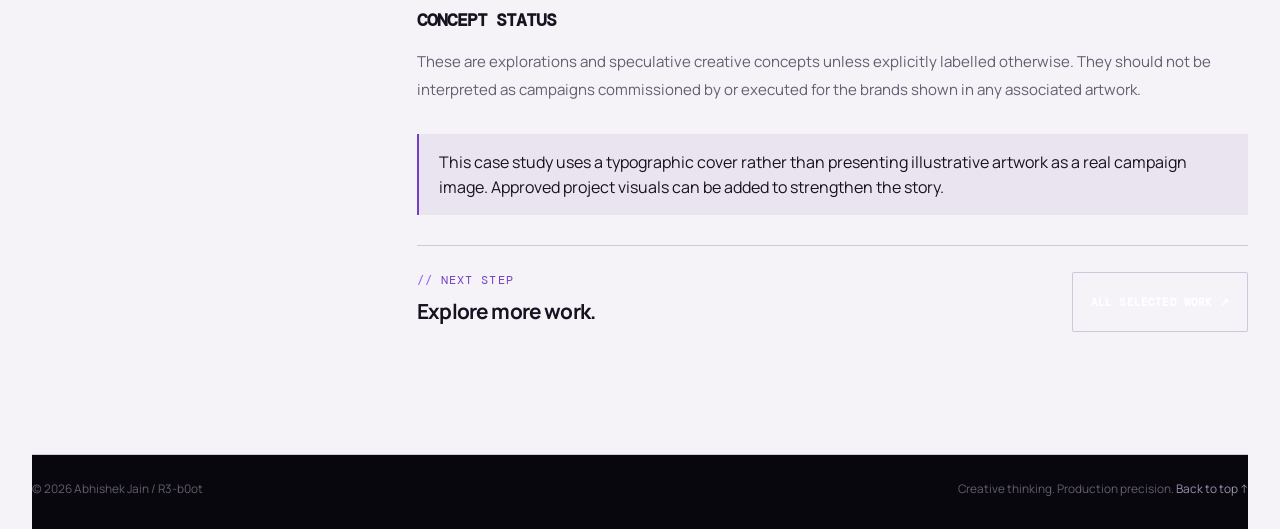
<file: ooh-concepts.html>
<!doctype html><html lang="en"><head><meta charset="utf-8"><meta name="viewport" content="width=device-width,initial-scale=1"><meta name="theme-color" content="#10110f"><meta name="description" content="OOH / DOOH — Self-initiated Concepts — Abhishek Jain’s portfolio case study."><meta name="author" content="Abhishek Jain"><link rel="canonical" href="https://r3-b0ot.github.io/ooh-concepts.html"><meta property="og:type" content="website"><meta property="og:title" content="OOH / DOOH — Self-initiated Concepts | R3-b0ot"><meta property="og:description" content="Self-initiated outdoor-media explorations focused on scale, spatial context, anamorphic-style illusion and the relationship between creative and its environment."><meta property="og:url" content="https://r3-b0ot.github.io/ooh-concepts.html"><meta property="og:image" content="https://r3-b0ot.github.io/assets/img/about.jpg"><meta name="twitter:card" content="summary_large_image"><meta name="twitter:title" content="OOH / DOOH — Self-initiated Concepts | Abhishek Jain"><meta name="twitter:description" content="Self-initiated outdoor-media explorations focused on scale, spatial context, anamorphic-style illusion and the relationship between creative and its environment."><meta name="twitter:image" content="https://r3-b0ot.github.io/assets/img/about.jpg"><link rel="icon" href="assets/img/favicon.png" type="image/png"><script>(function(){var p='system';try{p=sessionStorage.getItem('r3b0ot-theme')||'system'}catch(e){}var l=window.matchMedia&&window.matchMedia('(prefers-color-scheme: light)').matches;document.documentElement.dataset.theme=p==='system'?(l?'light':'dark'):p;document.documentElement.dataset.themePreference=p})();</script><link rel="stylesheet" href="assets/css/portfolio.css"><title>OOH / DOOH — Self-initiated Concepts | Abhishek Jain</title><noscript><style>.reveal{opacity:1!important;transform:none!important;transition:none!important}</style></noscript></head><body id="top"><div class="boot-loader" data-boot-loader aria-hidden="true"><div class="boot-loader-grid"></div><div class="boot-loader-core"><div class="boot-loader-mark" aria-label="R3_b0ot"><img class="boot-mark-base" src="assets/img/r3-b0ot-perfect-dark.svg" alt="R3_b0ot"><img class="boot-mark-glitch boot-mark-glitch-a" src="assets/img/r3-b0ot-perfect-dark.svg" alt="" aria-hidden="true"><img class="boot-mark-glitch boot-mark-glitch-b" src="assets/img/r3-b0ot-perfect-dark.svg" alt="" aria-hidden="true"></div><div class="boot-loader-rule"><span></span></div><div class="boot-loader-label">REBOOTING THE DEFAULTS</div><div class="boot-loader-status"><span data-boot-status>QUESTIONING ASSUMPTIONS</span><span data-boot-percent>00%</span></div><div class="boot-loader-track"><span></span></div><div class="boot-loader-foot">A MORE CONSCIOUS FUTURE / INITIALIZING</div></div></div><a class="skip-link" href="#main">Skip to content</a><header class="site-header"><div class="wrap nav"><a class="wordmark" href="index.html" aria-label="Abhishek Jain home"><img src="assets/img/r3-b0ot-perfect-dark.svg" alt="" aria-hidden="true"></a><nav class="nav-links" id="primary-nav" data-nav aria-label="Main navigation"><a href="index.html#manifesto">The philosophy</a><a href="index.html#work">Selected work</a><a href="index.html#about">About</a><a href="index.html#capabilities">Capabilities</a><a href="index.html#experience">Experience</a><a href="index.html#contact">Contact</a></nav><button class="theme-toggle" type="button" data-theme-toggle aria-label="Theme: System. Activate to change theme." title="Theme: System"><svg viewBox="0 0 24 24" aria-hidden="true" data-theme-icon><circle cx="12" cy="12" r="8"/><path d="M12 4v16M4 12h16"/></svg><span class="theme-text" data-theme-text>SYSTEM</span></button><a class="nav-contact" href="index.html#contact">Start a conversation ↗</a><button class="menu-toggle" data-menu-toggle aria-expanded="false" aria-controls="primary-nav">Menu +</button></div></header><main id="main"><section class="wrap case-hero"><a class="back-link" href="index.html#work">← Back to selected work</a><div class="eyebrow"><span class="status-dot"></span>CONCEPT DEVELOPMENT / VISUALISATION</div><h1>Think beyond the frame.</h1><p class="case-intro">Self-initiated outdoor-media explorations focused on scale, spatial context, anamorphic-style illusion and the relationship between creative and its environment.</p><div class="case-cover work-cover cover-ooh"><span class="cover-tag">Self-initiated concepts</span><div class="cover-type">OUT OF HOME<small>BIG IDEAS / BIG SURFACES</small></div></div><div class="case-stats"><div class="case-stat"><span>Contribution</span><strong>Concept development and visualisation</strong></div><div class="case-stat"><span>Project type</span><strong>Self-initiated concepts</strong></div><div class="case-stat"><span>Discipline</span><strong>OOH / DOOH</strong></div></div><div class="case-content"><div class="case-sidebar">PROJECT NOTES / CASE STUDY</div><div class="case-body"><h2>The opportunity</h2><p>Outdoor media is most interesting when the placement becomes part of the idea. Architecture, viewing angle, audience movement and the physical boundaries of a display can all influence the creative.</p><h2>How I explore</h2><p>My concept work uses environmental mockups and large-format compositions to test how a visual could read in a real location. The goal is to make the idea understandable at a glance while considering the medium it is designed for.</p><h2>Concept status</h2><p>These are explorations and speculative creative concepts unless explicitly labelled otherwise. They should not be interpreted as campaigns commissioned by or executed for the brands shown in any associated artwork.</p><div class="case-callout">This case study uses a typographic cover rather than presenting illustrative artwork as a real campaign image. Approved project visuals can be added to strengthen the story.</div><div class="case-next"><div><div class="mono">NEXT STEP</div><h3>Explore more work.</h3></div><a class="button secondary" href="index.html#work">All selected work ↗</a></div></div></div></section></main><footer class="wrap site-footer"><span>© <span data-year></span> Abhishek Jain / R3-b0ot</span><span>Creative thinking. Production precision. <a href="#top">Back to top ↑</a></span></footer><script src="assets/js/portfolio.js" defer></script></body></html>
</file>
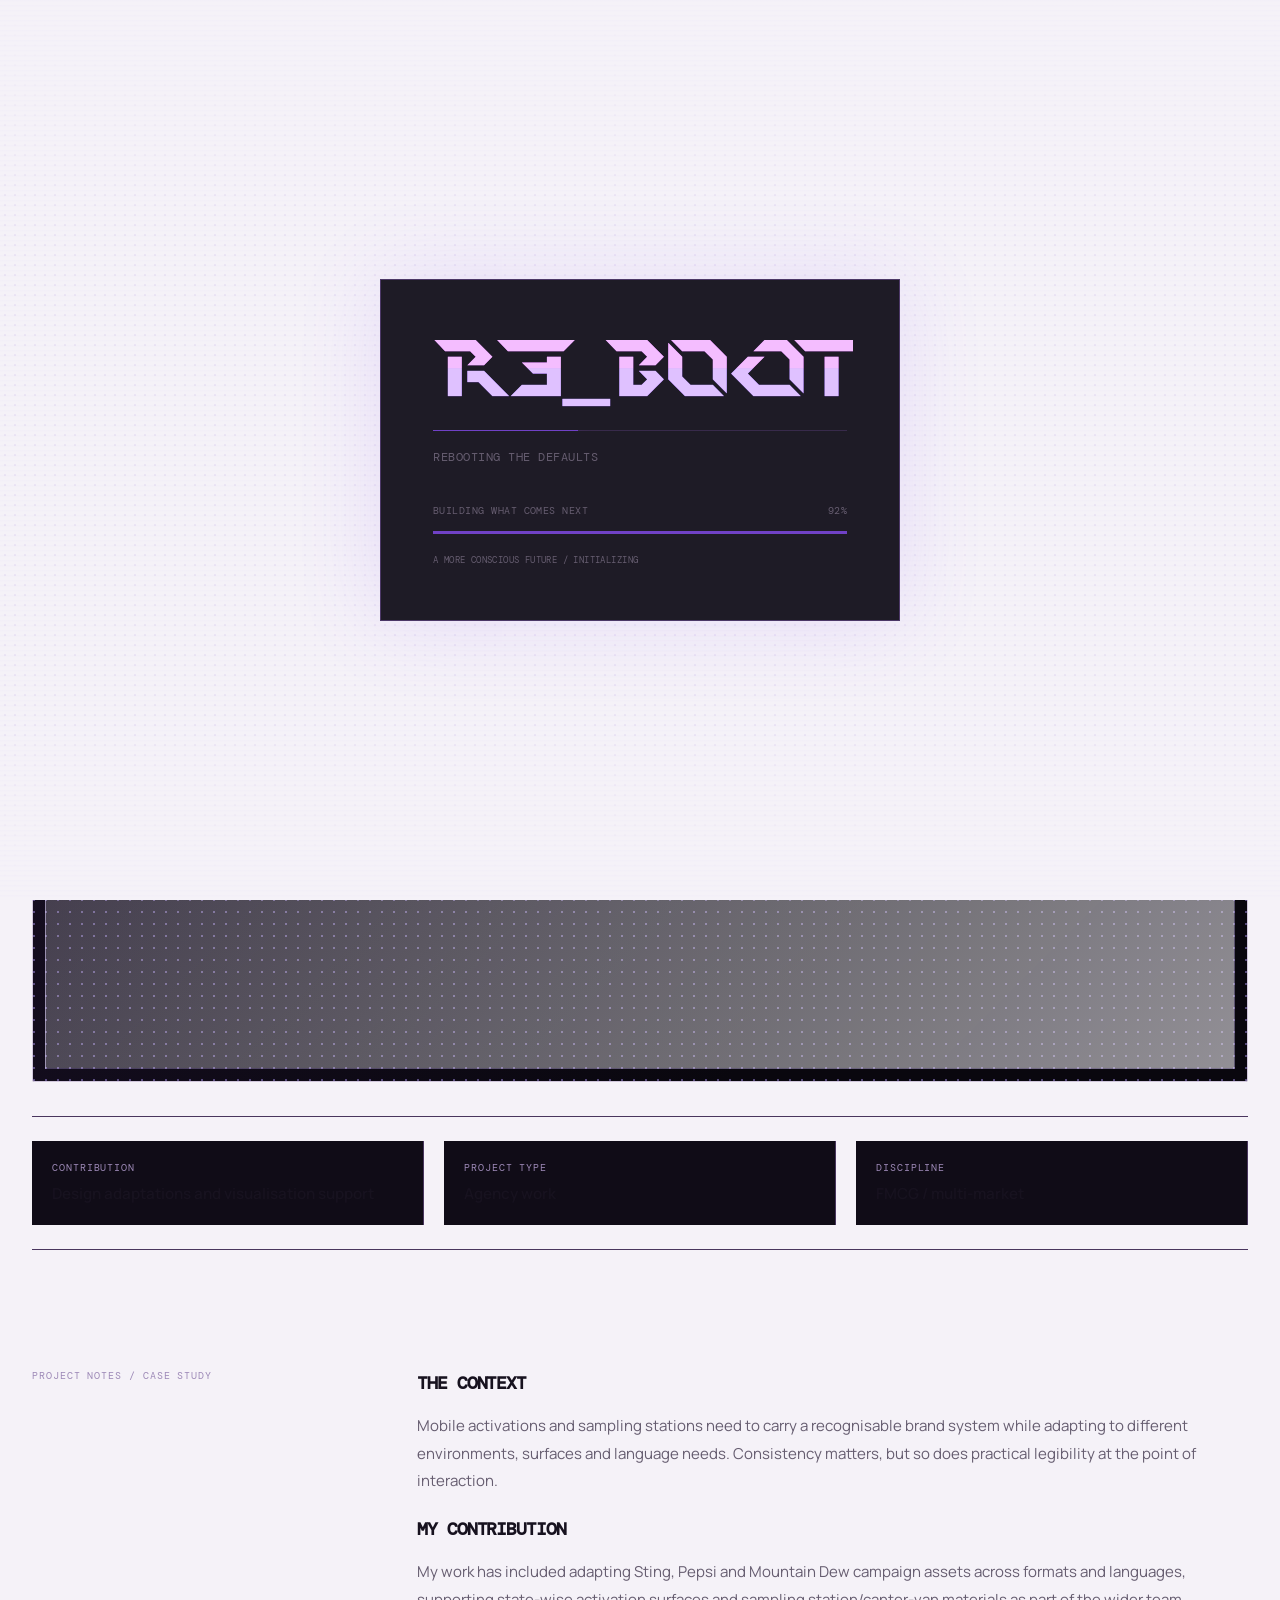
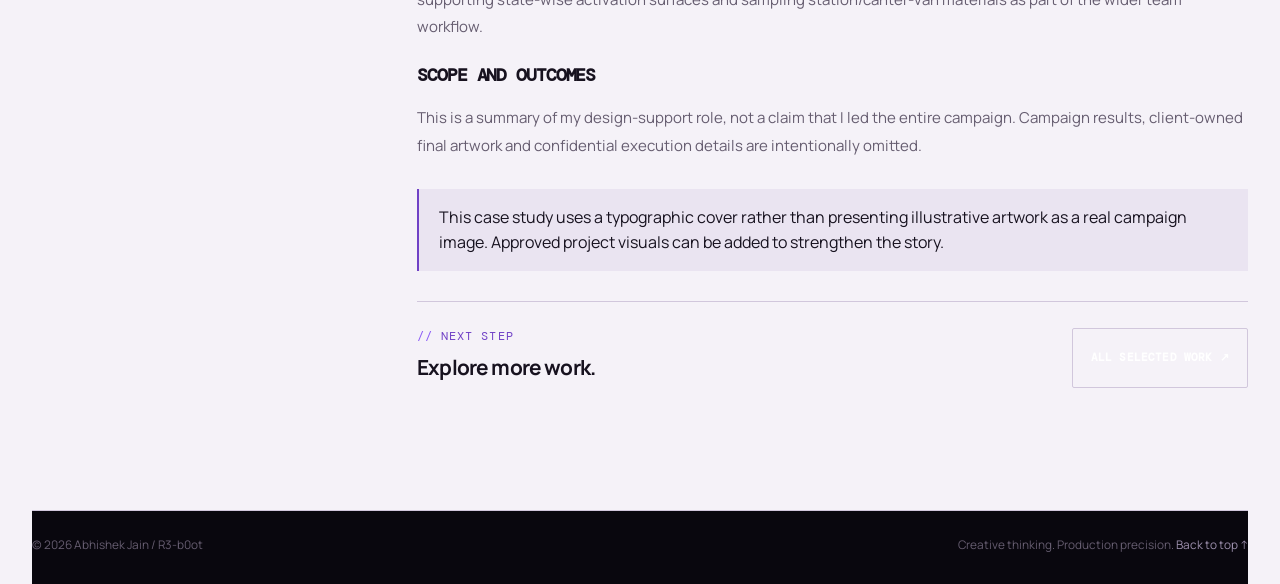
<file: pepsico.html>
<!doctype html><html lang="en"><head><meta charset="utf-8"><meta name="viewport" content="width=device-width,initial-scale=1"><meta name="theme-color" content="#10110f"><meta name="description" content="PepsiCo India — Sting Activation Support — Abhishek Jain’s portfolio case study."><meta name="author" content="Abhishek Jain"><link rel="canonical" href="https://r3-b0ot.github.io/pepsico.html"><meta property="og:type" content="website"><meta property="og:title" content="PepsiCo India — Sting Activation Support | R3-b0ot"><meta property="og:description" content="Creative production support for FMCG activation materials across Indian markets, including canter vans, sampling stations and adaptations across brand and language requirements."><meta property="og:url" content="https://r3-b0ot.github.io/pepsico.html"><meta property="og:image" content="https://r3-b0ot.github.io/assets/img/about.jpg"><meta name="twitter:card" content="summary_large_image"><meta name="twitter:title" content="PepsiCo India — Sting Activation Support | Abhishek Jain"><meta name="twitter:description" content="Creative production support for FMCG activation materials across Indian markets, including canter vans, sampling stations and adaptations across brand and language requirements."><meta name="twitter:image" content="https://r3-b0ot.github.io/assets/img/about.jpg"><link rel="icon" href="assets/img/favicon.png" type="image/png"><script>(function(){var p='system';try{p=sessionStorage.getItem('r3b0ot-theme')||'system'}catch(e){}var l=window.matchMedia&&window.matchMedia('(prefers-color-scheme: light)').matches;document.documentElement.dataset.theme=p==='system'?(l?'light':'dark'):p;document.documentElement.dataset.themePreference=p})();</script><link rel="stylesheet" href="assets/css/portfolio.css"><title>PepsiCo India — Sting Activation Support | Abhishek Jain</title><noscript><style>.reveal{opacity:1!important;transform:none!important;transition:none!important}</style></noscript></head><body id="top"><div class="boot-loader" data-boot-loader aria-hidden="true"><div class="boot-loader-grid"></div><div class="boot-loader-core"><div class="boot-loader-mark" aria-label="R3_b0ot"><img class="boot-mark-base" src="assets/img/r3-b0ot-perfect-dark.svg" alt="R3_b0ot"><img class="boot-mark-glitch boot-mark-glitch-a" src="assets/img/r3-b0ot-perfect-dark.svg" alt="" aria-hidden="true"><img class="boot-mark-glitch boot-mark-glitch-b" src="assets/img/r3-b0ot-perfect-dark.svg" alt="" aria-hidden="true"></div><div class="boot-loader-rule"><span></span></div><div class="boot-loader-label">REBOOTING THE DEFAULTS</div><div class="boot-loader-status"><span data-boot-status>QUESTIONING ASSUMPTIONS</span><span data-boot-percent>00%</span></div><div class="boot-loader-track"><span></span></div><div class="boot-loader-foot">A MORE CONSCIOUS FUTURE / INITIALIZING</div></div></div><a class="skip-link" href="#main">Skip to content</a><header class="site-header"><div class="wrap nav"><a class="wordmark" href="index.html" aria-label="Abhishek Jain home"><img src="assets/img/r3-b0ot-perfect-dark.svg" alt="" aria-hidden="true"></a><nav class="nav-links" id="primary-nav" data-nav aria-label="Main navigation"><a href="index.html#manifesto">The philosophy</a><a href="index.html#work">Selected work</a><a href="index.html#about">About</a><a href="index.html#capabilities">Capabilities</a><a href="index.html#experience">Experience</a><a href="index.html#contact">Contact</a></nav><button class="theme-toggle" type="button" data-theme-toggle aria-label="Theme: System. Activate to change theme." title="Theme: System"><svg viewBox="0 0 24 24" aria-hidden="true" data-theme-icon><circle cx="12" cy="12" r="8"/><path d="M12 4v16M4 12h16"/></svg><span class="theme-text" data-theme-text>SYSTEM</span></button><a class="nav-contact" href="index.html#contact">Start a conversation ↗</a><button class="menu-toggle" data-menu-toggle aria-expanded="false" aria-controls="primary-nav">Menu +</button></div></header><main id="main"><section class="wrap case-hero"><a class="back-link" href="index.html#work">← Back to selected work</a><div class="eyebrow"><span class="status-dot"></span>FMCG / SAMPLING / CAMPAIGN ADAPTATION</div><h1>Energy on the move.</h1><p class="case-intro">Creative production support for FMCG activation materials across Indian markets, including canter vans, sampling stations and adaptations across brand and language requirements.</p><div class="case-cover work-cover cover-sting"><span class="cover-tag">Agency work</span><div class="cover-type">STING.<small>ACTIVATION / LOCALISATION</small></div></div><div class="case-stats"><div class="case-stat"><span>Contribution</span><strong>Design adaptations and visualisation support</strong></div><div class="case-stat"><span>Project type</span><strong>Agency work</strong></div><div class="case-stat"><span>Discipline</span><strong>FMCG / multi-market</strong></div></div><div class="case-content"><div class="case-sidebar">PROJECT NOTES / CASE STUDY</div><div class="case-body"><h2>The context</h2><p>Mobile activations and sampling stations need to carry a recognisable brand system while adapting to different environments, surfaces and language needs. Consistency matters, but so does practical legibility at the point of interaction.</p><h2>My contribution</h2><p>My work has included adapting Sting, Pepsi and Mountain Dew campaign assets across formats and languages, supporting state-wise activation surfaces and sampling station/canter-van materials as part of the wider team workflow.</p><h2>Scope and outcomes</h2><p>This is a summary of my design-support role, not a claim that I led the entire campaign. Campaign results, client-owned final artwork and confidential execution details are intentionally omitted.</p><div class="case-callout">This case study uses a typographic cover rather than presenting illustrative artwork as a real campaign image. Approved project visuals can be added to strengthen the story.</div><div class="case-next"><div><div class="mono">NEXT STEP</div><h3>Explore more work.</h3></div><a class="button secondary" href="index.html#work">All selected work ↗</a></div></div></div></section></main><footer class="wrap site-footer"><span>© <span data-year></span> Abhishek Jain / R3-b0ot</span><span>Creative thinking. Production precision. <a href="#top">Back to top ↑</a></span></footer><script src="assets/js/portfolio.js" defer></script></body></html>
</file>
<file: assets/css/portfolio.css>
@import url('https://fonts.googleapis.com/css2?family=DM+Mono:wght@400;500&family=Manrope:wght@400;500;600;700;800&display=swap');
:root{--bg:#10110f;--surface:#191a17;--surface2:#22231f;--ink:#f4f2e9;--muted:#a8a99e;--line:#383a32;--lime:#b69cff;--orange:#f0abfc;--purple-deep:#21153f;--purple-glow:#8b5cf6;--max:1240px;--mono:"DM Mono",monospace;--sans:Manrope,Arial,sans-serif}
*{box-sizing:border-box}html{scroll-behavior:smooth;scroll-padding-top:90px}body{margin:0;background:var(--bg);color:var(--ink);font-family:var(--sans);line-height:1.55;-webkit-font-smoothing:antialiased}body.menu-open{overflow:hidden}a{color:inherit;text-decoration:none}img{max-width:100%;display:block}button,a{-webkit-tap-highlight-color:transparent}button{font:inherit}.wrap{width:min(var(--max),calc(100% - 56px));margin-inline:auto}.mono,.eyebrow,.kicker{font-family:var(--mono);font-size:.72rem;text-transform:uppercase;letter-spacing:.13em;color:var(--muted)}.accent{color:var(--lime)}.skip-link{position:absolute;left:12px;top:-60px;background:var(--lime);color:#111;padding:12px;z-index:100}.skip-link:focus{top:12px}
.site-header{height:78px;position:sticky;top:0;z-index:30;background:rgba(16,17,15,.88);backdrop-filter:blur(18px);border-bottom:1px solid rgba(255,255,255,.08)}.nav{height:100%;display:flex;align-items:center;justify-content:space-between;gap:24px}.wordmark{font-size:1.05rem;font-weight:800;letter-spacing:-.07em}.wordmark span{color:var(--lime)}.nav-links{display:flex;gap:30px;align-items:center}.nav-links a{font-size:.82rem;color:#cbcbbf;transition:color .2s}.nav-links a:hover,.nav-links a[aria-current=page]{color:var(--lime)}.nav-contact{padding:10px 15px;border:1px solid #56584e;border-radius:99px;font-size:.78rem}.nav-contact:hover{color:#111;background:var(--lime);border-color:var(--lime)}.menu-toggle{display:none;border:1px solid var(--line);background:transparent;color:var(--ink);border-radius:99px;padding:9px 12px}
.hero{padding:92px 0 78px;min-height:650px;display:grid;grid-template-columns:1.08fr .92fr;gap:60px;align-items:center}.eyebrow{display:flex;align-items:center;gap:10px;margin-bottom:25px}.status-dot{width:8px;height:8px;background:var(--lime);border-radius:50%;box-shadow:0 0 16px #b69cff55}.hero h1{font-size:clamp(3.8rem,8vw,7.8rem);line-height:.88;letter-spacing:-.095em;margin:0 0 30px;font-weight:800}.hero h1 em{font-style:normal;color:var(--lime)}.hero-copy{max-width:600px;color:#c5c5b9;font-size:1.04rem}.actions{display:flex;gap:12px;flex-wrap:wrap;margin-top:30px}.button{display:inline-flex;align-items:center;justify-content:center;gap:12px;padding:13px 18px;border:1px solid var(--lime);border-radius:99px;background:var(--lime);color:#111;font-size:.82rem;font-weight:800;transition:transform .2s,background .2s,color .2s}.button:hover{transform:translateY(-2px)}.button.secondary{background:transparent;color:var(--ink);border-color:#55574e}.button.secondary:hover{border-color:var(--lime);color:var(--lime)}.hero-art{position:relative;min-height:440px;display:grid;place-items:center}.orbit{position:relative;width:min(100%,440px);aspect-ratio:1;border:1px solid #474940;border-radius:50%;display:grid;place-items:center}.orbit:before,.orbit:after{content:"";position:absolute;inset:11%;border:1px solid #34362f;border-radius:50%}.orbit:after{inset:24%}.orbit-mark{font-size:clamp(7rem,14vw,11rem);font-weight:800;letter-spacing:-.14em;color:var(--lime);z-index:1;line-height:1}.orbit-stamp{position:absolute;right:-2%;top:12%;z-index:2;background:var(--orange);color:#141510;padding:10px 13px;font-size:.7rem;font-weight:800;transform:rotate(7deg)}.orbit-note{position:absolute;left:-2%;bottom:12%;z-index:2;background:var(--surface);border:1px solid var(--line);padding:14px 16px;color:#c6c7bc;font-size:.77rem;max-width:170px}.orbit-index{position:absolute;right:1%;bottom:8%;font-family:var(--mono);font-size:.7rem;color:var(--muted)}
.ticker{overflow:hidden;border-block:1px solid var(--line);background:#141512}.ticker-track{display:flex;gap:30px;width:max-content;padding:16px 0;animation:marquee 28s linear infinite}.ticker-track span{font-size:.83rem;font-weight:800;letter-spacing:-.025em;white-space:nowrap}.ticker-track b{color:var(--lime);font-weight:500;margin-left:26px}@keyframes marquee{to{transform:translateX(-50%)}}
.section{padding:100px 0}.section-head{display:flex;align-items:end;justify-content:space-between;gap:32px;margin-bottom:38px}.section-head h2{font-size:clamp(2.7rem,6vw,5.5rem);line-height:.91;letter-spacing:-.085em;margin:12px 0 0}.section-head p{max-width:390px;margin:0;color:var(--muted);font-size:.91rem}.work-grid{display:grid;grid-template-columns:repeat(12,minmax(0,1fr));gap:34px 20px}.work-card{grid-column:span 6;min-width:0}.work-card.wide{grid-column:span 7}.work-card.narrow{grid-column:span 5}.work-cover{height:clamp(260px,32vw,430px);border:1px solid #34362e;border-radius:5px;position:relative;overflow:hidden;display:flex;align-items:center;justify-content:center;isolation:isolate}.work-cover:after{content:"";position:absolute;inset:0;z-index:-1;background:linear-gradient(135deg,transparent 30%,#0004)}.cover-tag{position:absolute;top:17px;left:17px;border:1px solid #ffffff60;background:#10110f99;padding:7px 10px;font-family:var(--mono);font-size:.64rem;letter-spacing:.09em;text-transform:uppercase}.cover-type{font-size:clamp(3rem,7vw,6.4rem);font-weight:800;line-height:.79;letter-spacing:-.105em;text-align:center;padding:20px}.cover-type small{display:block;margin-top:22px;font-family:var(--mono);font-size:.63rem;font-weight:400;letter-spacing:.16em;line-height:1.4}.cover-croma{background:radial-gradient(ellipse at 50% 12%,#9872f7,#4d2b9e 48%,#21153f)}.cover-croma .cover-type{color:#fff;text-shadow:0 8px 32px #160a48}.cover-sting{background:linear-gradient(130deg,#151613 0%,#26291e 52%,#d5ff3f 52%,#9ebc22 100%)}.cover-sting .cover-type{color:#e7ff62;text-shadow:4px 4px #111}.cover-ooh{background:radial-gradient(circle at 50% 42%,#284e6d,#0d1722 68%)}.cover-ooh .cover-type{color:#f7f4e9}.cover-ooh .cover-type span{color:var(--lime)}.cover-brand{background:linear-gradient(135deg,#0f172a,#6b1d2f 58%,#b58e3a)}.cover-brand .cover-type{color:#fdfbf7}.cover-tech{background:radial-gradient(circle at 50% 48%,#35443b,#11140f 72%)}.cover-tech .cover-type{color:var(--lime)}.cover-lore{background:linear-gradient(140deg,#0f172a,#1d3453 60%,#6366f1)}.cover-lore .cover-type{color:#f4f2e9}.cover-noti{background:radial-gradient(circle at 45% 30%,#3e4444,#141615 70%)}.cover-noti .cover-type{color:#d5ff3f}.work-card a.cover-link{display:block}.work-card a.cover-link:hover .work-cover{border-color:var(--lime)}.work-card a.cover-link:hover .cover-type{transform:scale(1.025)}.cover-type{transition:transform .35s}.work-meta{display:flex;align-items:start;justify-content:space-between;gap:16px;padding:16px 2px 0}.work-meta h3{font-size:1.05rem;letter-spacing:-.035em;margin:0 0 5px}.work-meta p{font-size:.78rem;color:var(--muted);margin:0}.work-index{font-family:var(--mono);font-size:.72rem;color:var(--muted);white-space:nowrap}.text-link{display:inline-flex;gap:8px;align-items:center;color:var(--lime);font-size:.8rem;margin-top:10px}.text-link:hover{gap:13px}.note{font-family:var(--mono);font-size:.68rem;line-height:1.7;color:var(--muted);margin-top:24px}
.about-band{background:#eae8df;color:#161712}.about-band .mono,.about-band .eyebrow{color:#6c6d61}.about-grid{display:grid;grid-template-columns:.8fr 1.2fr;gap:80px}.about-grid h2{font-size:clamp(3.2rem,7vw,6rem);line-height:.88;letter-spacing:-.09em;margin:14px 0}.about-copy{font-size:1.03rem;max-width:720px}.about-copy p{margin:0 0 18px}.about-copy strong{color:#657519}.pill-list{display:flex;flex-wrap:wrap;gap:8px;margin-top:24px}.pill{border:1px solid #b9b8ac;border-radius:99px;padding:8px 12px;font-size:.75rem}
.capabilities{display:grid;grid-template-columns:repeat(3,minmax(0,1fr));border-top:1px solid var(--line)}.capability{padding:26px 24px 27px 0;border-bottom:1px solid var(--line)}.capability:not(:nth-child(3n+1)){padding-left:24px;border-left:1px solid var(--line)}.cap-number{font-family:var(--mono);font-size:.7rem;color:var(--lime)}.capability h3{font-size:1.18rem;letter-spacing:-.04em;margin:18px 0 8px}.capability p{font-size:.84rem;color:var(--muted);margin:0;max-width:330px}
.timeline{border-top:1px solid var(--line)}.timeline-row{display:grid;grid-template-columns:150px 1fr 180px;gap:24px;padding:25px 0;border-bottom:1px solid var(--line);align-items:start}.timeline-row h3{font-size:1.05rem;margin:0 0 7px}.timeline-row p{font-size:.84rem;color:var(--muted);margin:0;max-width:700px}.timeline-date{text-align:right;color:var(--muted);font-size:.77rem}
.contact-panel{position:relative;overflow:hidden;background:var(--surface);border:1px solid #41433a;border-radius:8px;padding:clamp(30px,6vw,72px)}.contact-panel:after{content:"R3";position:absolute;right:-12px;bottom:-.45em;font-size:clamp(12rem,29vw,25rem);font-weight:800;line-height:1;letter-spacing:-.14em;color:#ffffff05;pointer-events:none}.contact-panel h2{font-size:clamp(3.4rem,8vw,7.3rem);letter-spacing:-.09em;line-height:.88;margin:16px 0 25px;position:relative;z-index:1}.contact-panel h2 em{font-style:normal;color:var(--lime)}.contact-panel p{max-width:520px;color:var(--muted);font-size:.91rem}.contact-links{display:flex;flex-wrap:wrap;gap:12px;margin-top:27px;position:relative;z-index:1}.site-footer{display:flex;justify-content:space-between;gap:20px;padding:25px 0 30px;color:var(--muted);font-size:.74rem}.site-footer a:hover{color:var(--lime)}
.case-hero{padding:78px 0 52px}.back-link{display:inline-flex;gap:8px;color:var(--muted);font-size:.8rem;margin-bottom:36px}.back-link:hover{color:var(--lime)}.case-hero h1{font-size:clamp(3.2rem,8vw,7rem);letter-spacing:-.09em;line-height:.9;margin:16px 0 24px;max-width:1050px}.case-intro{max-width:720px;color:#c7c7bb;font-size:1.08rem}.case-cover{min-height:400px;height:min(60vw,640px);display:grid;place-items:center;position:relative;overflow:hidden;border:1px solid var(--line);margin-top:40px}.case-cover .cover-type{font-size:clamp(4rem,12vw,11rem)}.case-stats{display:grid;grid-template-columns:repeat(3,1fr);gap:20px;border-block:1px solid var(--line);padding:24px 0;margin:34px 0 55px}.case-stat span{display:block;font-family:var(--mono);font-size:.67rem;color:var(--muted);text-transform:uppercase;letter-spacing:.12em}.case-stat strong{display:block;margin-top:8px;font-size:.95rem;font-weight:600}.case-content{display:grid;grid-template-columns:.55fr 1.45fr;gap:70px;padding-bottom:70px}.case-sidebar{font-family:var(--mono);font-size:.7rem;color:var(--muted);text-transform:uppercase;letter-spacing:.1em}.case-body h2{font-size:clamp(1.7rem,3vw,2.5rem);letter-spacing:-.06em;margin:0 0 14px}.case-body p,.case-body li{color:#c3c4b9;font-size:.94rem}.case-body p{margin:0 0 20px}.case-body ul{padding-left:20px;margin:0 0 34px}.case-body li{padding:4px 0}.case-callout{border-left:2px solid var(--lime);padding:16px 20px;margin:30px 0;background:#191b15;color:#d7d8ce}.case-next{border-top:1px solid var(--line);padding-top:26px;display:flex;justify-content:space-between;gap:20px}.case-next h3{margin:5px 0;font-size:1.3rem;letter-spacing:-.04em}
.reveal{opacity:0;transform:translateY(16px);transition:opacity .65s ease,transform .65s ease}.reveal.is-visible{opacity:1;transform:none}
@media(max-width:820px){.wrap{width:calc(100% - 36px)}.nav-links{gap:18px}.hero{grid-template-columns:1fr;gap:10px;padding:70px 0 52px}.hero-art{min-height:340px}.orbit{width:330px}.section{padding:76px 0}.section-head{display:block}.section-head p{margin-top:18px}.about-grid{grid-template-columns:1fr;gap:25px}.work-card,.work-card.wide,.work-card.narrow{grid-column:span 6}.work-cover{height:300px}.capabilities{grid-template-columns:repeat(2,minmax(0,1fr))}.capability:not(:nth-child(3n+1)){padding-left:0;border-left:0}.capability:nth-child(even){padding-left:20px;border-left:1px solid var(--line)}.timeline-row{grid-template-columns:110px 1fr;gap:8px 18px}.timeline-date{grid-column:2;grid-row:1;text-align:left}.timeline-row>div:nth-child(2){grid-column:1/-1}.case-content{grid-template-columns:1fr;gap:18px}.case-sidebar{margin-bottom:0}.case-cover{min-height:320px}}
@media(max-width:560px){.wrap{width:calc(100% - 28px)}.site-header{height:68px}.nav-links{display:none;position:fixed;inset:68px 0 auto;background:#141512;border-bottom:1px solid var(--line);padding:22px 20px 28px;flex-direction:column;align-items:stretch;gap:0}.nav-links.is-open{display:flex}.nav-links a{padding:14px 0;border-bottom:1px solid #30312a;font-size:1rem}.nav-contact{display:none}.menu-toggle{display:block}.hero h1{font-size:clamp(3.6rem,17vw,5.7rem)}.hero-art{min-height:275px}.orbit{width:260px}.orbit-note{left:-6px;bottom:5%;font-size:.68rem;max-width:142px;padding:11px}.orbit-stamp{right:-5px;top:8%}.orbit-index{right:-4px;bottom:3%}.work-grid{gap:28px 12px}.work-card,.work-card.wide,.work-card.narrow{grid-column:span 12}.work-cover{height:280px}.cover-type{font-size:clamp(3.4rem,16vw,5.6rem)}.work-meta h3{font-size:1rem}.capabilities{grid-template-columns:1fr}.capability,.capability:nth-child(even){padding:22px 0;border-left:0}.timeline-row{grid-template-columns:1fr;gap:8px}.timeline-date{grid-column:1;grid-row:auto}.timeline-row>div:nth-child(2){grid-column:1}.case-hero{padding:52px 0 35px}.case-hero h1{font-size:clamp(3.1rem,16vw,5.2rem)}.case-cover{min-height:260px;height:75vw}.case-stats{grid-template-columns:1fr;gap:16px}.case-content{padding-bottom:45px}.site-footer{flex-direction:column}.contact-panel h2{font-size:clamp(3.2rem,15vw,5rem)}}
@media(prefers-reduced-motion:reduce){html{scroll-behavior:auto}.ticker-track{animation:none}.reveal{opacity:1;transform:none;transition:none}*,*:before,*:after{transition:none!important}}
/* Mobile-first refinements: comfortable tap targets, no horizontal overflow, and compact layouts. */
html{overflow-x:clip}body{overflow-x:clip}.wrap{min-width:0}.nav{min-width:0}.wordmark{white-space:nowrap}.menu-toggle{min-height:44px;min-width:76px;cursor:pointer}.nav-links a,.nav-contact,.button,.text-link{touch-action:manipulation}.button{min-height:44px}.hero-copy,.section-head p,.about-copy,.case-intro,.case-body p,.case-body li{overflow-wrap:anywhere}.work-cover,.case-cover{min-width:0}.cover-tag{max-width:calc(100% - 28px);overflow-wrap:anywhere}.contact-links .button{text-align:center}
@media(max-width:820px){.hero{min-height:0}.hero-art{width:100%;min-width:0}.section-head{gap:18px}.work-cover{height:clamp(230px,42vw,320px)}.case-stats{gap:14px}.case-content{gap:28px}}
@media(max-width:560px){.wrap{width:calc(100% - 32px)}.nav{gap:12px}.wordmark{font-size:1rem}.nav-links{max-height:calc(100dvh - 68px);overflow-y:auto;padding:14px 20px 22px}.nav-links a{min-height:48px;display:flex;align-items:center}.hero{padding:54px 0 38px;gap:0}.hero h1{font-size:clamp(3.25rem,15.5vw,5rem);overflow-wrap:normal}.hero-copy{font-size:.98rem}.actions{display:grid;grid-template-columns:1fr;align-items:stretch}.actions .button{width:100%}.hero-art{min-height:250px;margin-top:14px}.orbit{width:min(70vw,260px)}.orbit-mark{font-size:clamp(6rem,28vw,8rem)}.orbit-stamp{font-size:.62rem;padding:8px 10px}.orbit-note{font-size:.65rem;max-width:132px;padding:10px}.section{padding:58px 0}.section-head h2{font-size:clamp(2.6rem,12vw,4rem)}.work-grid{grid-template-columns:minmax(0,1fr);gap:28px}.work-card,.work-card.wide,.work-card.narrow{grid-column:1}.work-cover{height:auto;min-height:240px;aspect-ratio:1.18}.cover-type{font-size:clamp(3rem,14vw,4.7rem)}.work-meta{gap:10px}.work-meta h3{font-size:.98rem}.work-index{font-size:.65rem}.about-grid{gap:20px}.about-grid h2{font-size:clamp(3rem,14vw,4.7rem)}.capability h3{margin-top:12px}.timeline-row{padding:20px 0}.contact-panel{padding:26px 22px}.contact-panel h2{font-size:clamp(2.8rem,12.5vw,4.2rem);overflow-wrap:anywhere}.contact-links{display:grid;grid-template-columns:1fr}.contact-links .button{width:100%}.case-hero{padding:40px 0 24px}.back-link{margin-bottom:24px}.case-hero h1{font-size:clamp(2.8rem,13.8vw,4.6rem)}.case-intro{font-size:1rem}.case-cover{min-height:0;height:auto;aspect-ratio:1.05;margin-top:26px}.case-cover .cover-type{font-size:clamp(3rem,14vw,5rem)}.case-stats{grid-template-columns:1fr;gap:14px;padding:20px 0;margin:24px 0 34px}.case-stat strong{margin-top:4px}.case-content{gap:12px;padding-bottom:38px}.case-body h2{font-size:1.65rem;margin-top:26px}.case-body p,.case-body li{font-size:.9rem}.case-next{align-items:flex-start;flex-direction:column}.case-next .button{width:100%}.site-footer{gap:8px;padding:22px 0 28px}.ticker-track{gap:20px;padding:13px 0}.ticker-track span{font-size:.75rem}}
@media(max-width:360px){.wrap{width:calc(100% - 24px)}.hero h1{font-size:3.05rem}.orbit{width:68vw}.work-cover{min-height:215px}.cover-tag{font-size:.58rem}.contact-panel{padding:22px 18px}}

/* R3_b0ot manifesto — a philosophy of deliberate renewal */
.manifesto-section{background:linear-gradient(145deg,#17131f 0%,#11110f 55%,#191426 100%);border-block:1px solid #30263f}
.manifesto-grid{display:grid;grid-template-columns:.85fr 1.15fr;gap:clamp(34px,7vw,100px);align-items:start}
.manifesto-kicker{font-family:var(--mono);font-size:.8rem;line-height:1.8;letter-spacing:.12em;color:#c4b5fd;margin:42px 0 24px}
.manifesto-heading h2{font-size:clamp(3.4rem,7.2vw,6.8rem);line-height:.87;letter-spacing:-.095em;margin:0}
.manifesto-heading h2 em{font-style:normal;color:var(--lime)}
.manifesto-copy{min-width:0}
.manifesto-code{display:flex;align-items:center;gap:10px;padding:12px 14px;border:1px solid #49375f;background:#181320;font-family:var(--mono);font-size:.64rem;letter-spacing:.08em;color:#d7c9ff}
.manifesto-code-dot{width:7px;height:7px;border-radius:50%;background:var(--lime);box-shadow:0 0 12px #b69cff}
.manifesto-code-state{margin-left:auto;color:#a7f3d0}
.manifesto-lead{font-size:clamp(1.5rem,3vw,2.25rem)!important;line-height:1.2;letter-spacing:-.045em;color:var(--ink)!important;margin:30px 0 20px!important}
.manifesto-copy>p{color:#c7c0d4;font-size:.96rem;max-width:760px}
.manifesto-copy strong{color:#fff}
.manifesto-principles{display:grid;grid-template-columns:repeat(3,minmax(0,1fr));gap:14px;margin:32px 0}
.manifesto-principles article{border-top:1px solid #5b4778;padding-top:14px;min-width:0}
.manifesto-principles article span{font-family:var(--mono);font-size:.62rem;letter-spacing:.1em;color:#c4b5fd}
.manifesto-principles h3{font-size:1rem;line-height:1.2;letter-spacing:-.035em;margin:14px 0 8px}
.manifesto-principles p{font-size:.78rem;color:var(--muted);margin:0}
.manifesto-signoff{border-left:2px solid var(--lime);padding:14px 0 14px 18px!important;margin-top:28px!important;font-family:var(--mono);font-size:.78rem!important;line-height:1.9}
.manifesto-signoff em{font-family:var(--sans);font-style:normal;color:#e9ddff;font-size:1rem}
@media(max-width:820px){.manifesto-grid{grid-template-columns:1fr;gap:34px}.manifesto-kicker{margin:28px 0 18px}.manifesto-heading h2{font-size:clamp(3.6rem,12vw,6rem)}}
@media(max-width:560px){.manifesto-section{padding:62px 0}.manifesto-grid{gap:28px}.manifesto-heading h2{font-size:clamp(3.2rem,15vw,4.8rem)}.manifesto-code{font-size:.56rem;gap:7px;padding:11px 9px}.manifesto-lead{font-size:1.55rem!important}.manifesto-principles{grid-template-columns:1fr;gap:18px;margin:26px 0}.manifesto-principles article{padding-top:12px}.manifesto-principles h3{margin:9px 0 5px}.manifesto-principles p{font-size:.84rem}.manifesto-signoff{font-size:.7rem!important}.manifesto-signoff em{font-size:.88rem}}
/* Glitch-style boot sequence; the site remains usable if JavaScript is unavailable. */
.boot-loader{display:none;position:fixed;inset:0;z-index:9999;overflow:hidden;background:#0c0a12;color:#f5f0ff;align-items:center;justify-content:center;padding:24px}
.boot-loader.is-active{display:flex;animation:boot-screen-in .22s ease-out both}
.boot-loader.is-leaving{animation:boot-screen-out .42s cubic-bezier(.7,0,.3,1) both;pointer-events:none}
.boot-loader-grid{position:absolute;inset:0;opacity:.2;background-image:linear-gradient(#9b7bca18 1px,transparent 1px),linear-gradient(90deg,#9b7bca18 1px,transparent 1px);background-size:34px 34px;mask-image:linear-gradient(transparent,#000 25%,#000 80%,transparent)}
.boot-loader:before{content:"";position:absolute;inset:0;background:repeating-linear-gradient(0deg,transparent 0 3px,#c4b5fd0b 4px 5px);pointer-events:none}
.boot-loader-core{position:relative;width:min(100%,520px);padding:clamp(24px,5vw,52px);border:1px solid #4c3867;background:#100d18eF;box-shadow:0 0 80px #8b5cf622}
.boot-loader-mark{position:relative;font-size:clamp(2.8rem,12vw,5.5rem);font-weight:800;line-height:1;letter-spacing:-.09em;color:#e9ddff;text-shadow:2px 0 #c084fc,-2px 0 #7c3aed;animation:boot-glitch 1.1s steps(2,end) infinite}
.boot-loader-mark:before,.boot-loader-mark:after{content:attr(data-glitch);position:absolute;inset:0;overflow:hidden;pointer-events:none}
.boot-loader-mark:before{color:#d8b4fe;transform:translateX(2px);clip-path:inset(0 0 58% 0);animation:boot-slice-a 1.7s steps(1,end) infinite}
.boot-loader-mark:after{color:#a78bfa;transform:translateX(-2px);clip-path:inset(54% 0 0 0);animation:boot-slice-b 1.3s steps(1,end) infinite}
.boot-loader-rule{height:1px;background:#382a4b;margin:22px 0 18px;overflow:hidden}
.boot-loader-rule span{display:block;height:2px;width:35%;background:var(--lime);box-shadow:0 0 14px var(--lime);animation:boot-sweep .8s ease-in-out infinite alternate}
.boot-loader-label{font-family:var(--mono);font-size:.72rem;letter-spacing:.15em;color:#d8b4fe}
.boot-loader-status{display:flex;justify-content:space-between;gap:12px;margin-top:36px;font-family:var(--mono);font-size:.65rem;letter-spacing:.07em;color:#aaa0bc}
.boot-loader-track{height:3px;background:#30223e;margin-top:12px;overflow:hidden}
.boot-loader-track span{display:block;height:100%;width:0;background:linear-gradient(90deg,#7c3aed,#c4b5fd,var(--lime));box-shadow:0 0 12px #b69cff;animation:boot-progress 1.5s cubic-bezier(.3,.7,.2,1) forwards}
.boot-loader-foot{margin-top:20px;font-family:var(--mono);font-size:.56rem;letter-spacing:.1em;color:#756b86}
@keyframes boot-screen-in{from{opacity:0}to{opacity:1}}
@keyframes boot-screen-out{to{opacity:0;visibility:hidden;transform:scale(1.015)}}
@keyframes boot-progress{0%{width:0}20%{width:18%}45%{width:43%}68%{width:67%}85%{width:88%}100%{width:100%}}
@keyframes boot-sweep{from{transform:translateX(-30%)}to{transform:translateX(220%)}}
@keyframes boot-glitch{0%,88%,100%{transform:translate(0)}89%{transform:translate(-2px,1px)}91%{transform:translate(3px,-1px)}93%{transform:translate(-1px,0)}}
@keyframes boot-slice-a{0%,86%,100%{transform:translateX(2px)}87%{transform:translateX(-7px)}89%{transform:translateX(4px)}91%{transform:translateX(1px)}}
@keyframes boot-slice-b{0%,82%,100%{transform:translateX(-2px)}83%{transform:translateX(6px)}85%{transform:translateX(-4px)}87%{transform:translateX(-2px)}}
@media(max-width:560px){.boot-loader{padding:16px}.boot-loader-core{padding:28px 22px}.boot-loader-status{font-size:.58rem;gap:8px}.boot-loader-foot{font-size:.49rem;line-height:1.6}}
@media(prefers-reduced-motion:reduce){.boot-loader.is-active,.boot-loader.is-leaving,.boot-loader-mark,.boot-loader-mark:before,.boot-loader-mark:after,.boot-loader-rule span,.boot-loader-track span{animation:none!important}.boot-loader-track span{width:100%}.boot-loader.is-active{opacity:1}}

/* Terminal manifesto: static HTML/CSS only, suitable for GitHub Pages. */
.manifesto-section{background:radial-gradient(ellipse at 75% 30%,#24183a 0%,#11100f 58%,#171121 100%);position:relative;overflow:hidden}
.manifesto-section:before{content:"";position:absolute;inset:0;pointer-events:none;opacity:.12;background:linear-gradient(transparent 50%,#000 50%);background-size:100% 4px}
.manifesto-terminal-wrap{position:relative;z-index:1}
.manifesto-terminal-wrap{display:grid;grid-template-columns:.72fr 1.28fr;column-gap:clamp(28px,5vw,72px);align-items:start}
.manifesto-heading h2{font-size:clamp(3.5rem,6.4vw,6.3rem);line-height:.88;letter-spacing:-.09em;margin:0}
.manifesto-heading h2 em{color:#c4b5fd;font-style:normal}
.manifesto-intro{max-width:330px;color:#bcb3cc;font-size:.95rem;margin-top:26px}
.manifesto-terminal{min-width:0;border:1px solid #674b91;background:#0a0910;box-shadow:0 24px 90px #0008,0 0 0 1px #b69cff12;position:relative;overflow:hidden}
.manifesto-terminal:after{content:"";position:absolute;inset:36px 0 0;pointer-events:none;background:linear-gradient(transparent 0%,#b69cff05 50%,transparent 100%);background-size:100% 7px;opacity:.7}
.terminal-titlebar{min-height:48px;display:flex;align-items:center;gap:12px;padding:0 15px;background:#1a1425;border-bottom:1px solid #493461;font-family:var(--mono);font-size:.62rem;color:#d8c9ef;letter-spacing:.06em}
.terminal-controls{display:flex;gap:6px;flex-shrink:0}
.terminal-controls span{width:8px;height:8px;border-radius:50%;background:#f87171}
.terminal-controls span:nth-child(2){background:#fbbf24}.terminal-controls span:nth-child(3){background:#a3e635}
.terminal-title{white-space:nowrap}
.terminal-live{margin-left:auto;display:flex;align-items:center;gap:7px;font-size:.55rem;color:#a7f3d0;white-space:nowrap}
.terminal-live i{width:6px;height:6px;background:#86efac;border-radius:50%;box-shadow:0 0 9px #86efac;animation:terminal-pulse 1.8s ease-in-out infinite}
.terminal-screen{padding:clamp(18px,3vw,32px);font-family:var(--mono);font-size:clamp(.68rem,.9vw,.8rem);line-height:1.85;color:#d4c9e7;overflow-wrap:anywhere}
.terminal-line{margin:0 0 20px}
.terminal-dim{color:#766b87;font-size:.92em}
.terminal-time{color:#a78bfa;margin-right:8px}
.terminal-command{margin:0 0 20px;color:#f5f0ff}
.terminal-prompt{color:#c4b5fd}
.terminal-output{padding-left:clamp(0px,1.4vw,18px)}
.terminal-output p{margin:0 0 12px}
.terminal-ok{color:#86efac}.terminal-warn{color:#fbbf24}.terminal-arrow{color:#c4b5fd;font-weight:bold;margin-right:7px}
.terminal-rule{height:1px;background:#30233e;margin:24px 0 20px;position:relative}
.terminal-rule span{display:block;width:28%;height:2px;background:#b69cff;box-shadow:0 0 14px #b69cff;animation:terminal-scan 3.8s ease-in-out infinite alternate}
.terminal-result{border-left:2px solid #b69cff;padding:0 0 0 15px}
.terminal-result p{font-family:var(--sans);font-size:clamp(.9rem,1.2vw,1.08rem);font-weight:600;line-height:1.55;letter-spacing:-.025em;color:#f5f0ff;margin:8px 0 0}
.terminal-final{margin-top:25px;margin-bottom:0}
.terminal-cursor{display:inline-block;width:.62em;height:1.05em;vertical-align:-.15em;background:#c4b5fd;box-shadow:0 0 10px #b69cff;animation:terminal-blink .9s steps(2,start) infinite}
.terminal-footer{display:flex;justify-content:space-between;gap:8px;flex-wrap:wrap;border-top:1px solid #2c2138;margin-top:24px;padding-top:14px;font-size:.55rem;letter-spacing:.08em;color:#8e7fa4}
.manifesto-bottomline{grid-column:1/-1;display:grid;grid-template-columns:repeat(3,auto) 1fr;gap:16px;align-items:center;border-top:1px solid #40304f;margin-top:32px;padding-top:18px;font-family:var(--mono);font-size:.62rem;letter-spacing:.07em;color:#c4b5fd}
.manifesto-bottomline p{margin:0;text-align:right;color:#d6cce5;font-family:var(--sans);font-size:.82rem;letter-spacing:0}
@keyframes terminal-blink{to{visibility:hidden}}
@keyframes terminal-pulse{50%{opacity:.35;box-shadow:0 0 2px #86efac}}
@keyframes terminal-scan{from{transform:translateX(0)}to{transform:translateX(250%)}}
@media(max-width:820px){.manifesto-terminal-wrap{grid-template-columns:1fr;row-gap:30px}.manifesto-heading h2{font-size:clamp(3.5rem,11vw,5.8rem)}.manifesto-intro{max-width:540px}.manifesto-bottomline{grid-template-columns:repeat(3,1fr)}.manifesto-bottomline p{grid-column:1/-1;text-align:left;margin-top:4px}}
@media(max-width:560px){.manifesto-terminal-wrap{row-gap:24px}.manifesto-heading h2{font-size:clamp(3.15rem,14vw,4.5rem)}.manifesto-intro{font-size:.9rem;margin-top:18px}.terminal-titlebar{gap:8px;padding:0 10px;min-height:44px;font-size:.53rem}.terminal-controls{gap:4px}.terminal-controls span{width:7px;height:7px}.terminal-live{font-size:.46rem;gap:4px}.terminal-screen{padding:18px 14px;font-size:.68rem;line-height:1.8}.terminal-output{padding-left:0}.terminal-output p{margin-bottom:13px}.terminal-result p{font-size:.94rem}.terminal-footer{font-size:.48rem;gap:6px}.manifesto-bottomline{gap:9px;font-size:.53rem;grid-template-columns:1fr 1fr}.manifesto-bottomline span:last-of-type{grid-column:1/-1}.manifesto-bottomline p{font-size:.78rem}}
@media(prefers-reduced-motion:reduce){.terminal-live i,.terminal-rule span,.terminal-cursor{animation:none!important}.terminal-cursor{visibility:visible}}
/* Make the intro glitch unmistakable while keeping it lightweight and dependency-free. */
.boot-loader-mark{animation:boot-glitch 1.1s steps(2,end) infinite,boot-jitter 2.4s steps(1,end) infinite;text-shadow:3px 0 #e879f9,-3px 0 #7c3aed,0 0 24px #8b5cf688}
.boot-loader-mark:before{color:#f0abfc;transform:translateX(4px);clip-path:inset(0 0 52% 0);animation:boot-slice-a .72s steps(1,end) infinite}
.boot-loader-mark:after{color:#8b5cf6;transform:translateX(-4px);clip-path:inset(48% 0 0 0);animation:boot-slice-b .9s steps(1,end) infinite}
@keyframes boot-jitter{0%,70%,73%,100%{filter:none}71%{filter:brightness(1.8) hue-rotate(35deg);transform:translateX(-5px) skewX(-3deg)}72%{filter:brightness(.7);transform:translateX(4px) skewX(2deg)}}
@media(prefers-reduced-motion:reduce){.boot-loader-mark{animation:none!important}.boot-loader-mark:before,.boot-loader-mark:after{animation:none!important}}

/* Perfect Dark BRK display lettering, converted to a single lightweight SVG artwork. */
.hero h1 .reboot-display{display:block;position:relative;max-width:540px;margin-top:.08em;line-height:1;color:var(--lime)}
.hero h1 .reboot-display img{display:block;width:100%;height:auto;filter:drop-shadow(0 0 12px #8b5cf633)}
.reboot-display-label{position:absolute!important;width:1px;height:1px;padding:0;margin:-1px;overflow:hidden;clip:rect(0,0,0,0);white-space:nowrap;border:0}
@media(max-width:820px){.hero h1 .reboot-display{max-width:500px;margin-top:.12em}}
@media(max-width:560px){.hero h1 .reboot-display{max-width:100%;margin-top:.14em}.hero h1 .reboot-display img{max-height:150px}}

/* Perfect Dark is reserved for the R3_b0ot brand mark only. */
.wordmark img{width:112px;height:24px;object-fit:contain;object-position:left center}
.boot-loader-mark img{display:block;width:min(54vw,420px);max-height:100px;object-fit:contain}
.hero h1 .reboot-display{display:block;position:relative;max-width:540px;margin-top:.08em;line-height:1;color:var(--lime);font-style:normal}
.hero h1 .reboot-display img{display:block;width:min(100%,480px);height:auto;filter:drop-shadow(0 0 12px #8b5cf633)}
.hero h1 .reboot-tomorrow{display:block;font:inherit;color:var(--lime);letter-spacing:inherit;line-height:.9;margin-top:.08em}
@media(max-width:560px){.hero h1 .reboot-display img{width:min(100%,390px);max-height:none}}

/* Glitch layers duplicate the SVG wordmark, never a plain-text fallback. */
.boot-loader-mark{display:block;width:min(54vw,420px);font-size:0;line-height:0;letter-spacing:0;color:transparent}
.boot-loader-mark:before,.boot-loader-mark:after{content:none!important}
.boot-loader-mark img{display:block;width:100%;height:auto;max-height:100px;object-fit:contain}
.boot-loader-mark .boot-mark-base{position:relative;z-index:1}
.boot-loader-mark .boot-mark-glitch{position:absolute;left:0;top:0;width:100%;height:100%;object-fit:contain;pointer-events:none}
.boot-loader-mark .boot-mark-glitch-a{z-index:2;opacity:.8;filter:sepia(1) saturate(5) hue-rotate(235deg);clip-path:inset(0 0 52% 0);animation:boot-slice-a .72s steps(1,end) infinite}
.boot-loader-mark .boot-mark-glitch-b{z-index:3;opacity:.75;filter:sepia(1) saturate(8) hue-rotate(265deg);clip-path:inset(48% 0 0 0);animation:boot-slice-b .9s steps(1,end) infinite}
@media(prefers-reduced-motion:reduce){.boot-loader-mark .boot-mark-glitch{animation:none!important}}

/* Correct RGB-split glitch: all three Perfect Dark marks occupy the same grid cell. */
.boot-loader-mark{display:grid!important;position:relative;isolation:isolate;width:min(54vw,420px);font-size:0;line-height:0;letter-spacing:0;color:transparent;text-shadow:none}
.boot-loader-mark img{grid-area:1/1;display:block;width:100%;height:auto;max-height:100px;object-fit:contain}
.boot-loader-mark .boot-mark-base{position:relative;z-index:1;transform:none}
.boot-loader-mark .boot-mark-glitch{position:relative;left:auto;top:auto;width:100%;height:auto;max-height:100px;object-fit:contain;pointer-events:none;mix-blend-mode:screen}
.boot-loader-mark .boot-mark-glitch-a{z-index:2;opacity:.85;filter:brightness(0) saturate(100%) invert(58%) sepia(90%) saturate(2350%) hue-rotate(284deg) brightness(105%);clip-path:inset(0 0 52% 0);animation:boot-rgb-left .72s steps(1,end) infinite}
.boot-loader-mark .boot-mark-glitch-b{z-index:3;opacity:.85;filter:brightness(0) saturate(100%) invert(47%) sepia(92%) saturate(2600%) hue-rotate(232deg) brightness(105%);clip-path:inset(48% 0 0 0);animation:boot-rgb-right .9s steps(1,end) infinite}
@keyframes boot-rgb-left{0%,72%,100%{transform:translate(0,0);clip-path:inset(0 0 52% 0)}73%{transform:translate(-5px,-1px);clip-path:inset(12% 0 62% 0)}75%{transform:translate(3px,1px);clip-path:inset(38% 0 43% 0)}77%{transform:translate(-2px,0);clip-path:inset(0 0 52% 0)}}
@keyframes boot-rgb-right{0%,66%,100%{transform:translate(0,0);clip-path:inset(48% 0 0 0)}67%{transform:translate(5px,1px);clip-path:inset(55% 0 24% 0)}69%{transform:translate(-3px,-1px);clip-path:inset(72% 0 0 0)}71%{transform:translate(2px,0);clip-path:inset(48% 0 0 0)}}
@media(prefers-reduced-motion:reduce){.boot-loader-mark .boot-mark-glitch{animation:none!important;transform:none!important}}

/* R3 Sigil / Open System / Interrupted Signal — opening identity */
.hero-art{min-width:0}
.sigil-system{position:relative;width:min(100%,480px);aspect-ratio:1;display:grid;place-items:center;isolation:isolate}
.sigil-grid{position:absolute;inset:8%;opacity:.2;background-image:linear-gradient(#b69cff20 1px,transparent 1px),linear-gradient(90deg,#b69cff20 1px,transparent 1px);background-size:22px 22px;mask-image:radial-gradient(circle,#000 15%,transparent 76%)}
.sigil-ring{position:absolute;border:1px solid transparent;border-radius:50%;pointer-events:none}
.sigil-ring-outer{inset:5%;background:conic-gradient(from 8deg,transparent 0 9deg,#b69cff 9deg 75deg,transparent 75deg 96deg,#8b5cf6 96deg 161deg,transparent 161deg 198deg,#b69cff 198deg 244deg,transparent 244deg 276deg,#8b5cf6 276deg 330deg,transparent 330deg 360deg);mask:radial-gradient(farthest-side,transparent calc(100% - 1px),#000 calc(100% - .5px));animation:sigil-orbit 32s linear infinite}
.sigil-ring-inner{inset:15%;background:conic-gradient(from 72deg,transparent 0 32deg,#6d4ca0 32deg 34deg,transparent 34deg 116deg,#b69cff 116deg 159deg,transparent 159deg 236deg,#8b5cf6 236deg 238deg,transparent 238deg 360deg);mask:radial-gradient(farthest-side,transparent calc(100% - 1px),#000 calc(100% - .5px))}
.sigil-mark{position:relative;width:68%;max-width:360px;aspect-ratio:520/300;display:grid;place-items:center;filter:drop-shadow(0 0 20px #8b5cf633)}
.sigil-layer{grid-area:1/1;width:100%;height:100%;object-fit:contain}
.sigil-layer-base{position:relative;z-index:1}
.sigil-layer-a,.sigil-layer-b{position:relative;mix-blend-mode:screen;pointer-events:none}
.sigil-layer-a{z-index:2;opacity:0;filter:brightness(0) saturate(100%) invert(69%) sepia(79%) saturate(2450%) hue-rotate(267deg);animation:sigil-glitch-a 4.6s steps(1,end) infinite}
.sigil-layer-b{z-index:3;opacity:0;filter:brightness(0) saturate(100%) invert(43%) sepia(90%) saturate(2900%) hue-rotate(232deg);animation:sigil-glitch-b 4.6s steps(1,end) infinite}
.sigil-cross{position:absolute;z-index:1;background:#8b5cf6;opacity:.75}
.sigil-cross-top,.sigil-cross-bottom{width:1px;height:14%;left:50%}
.sigil-cross-top{top:0}.sigil-cross-bottom{bottom:0}
.sigil-cross-left,.sigil-cross-right{height:1px;width:14%;top:50%}
.sigil-cross-left{left:0}.sigil-cross-right{right:0}
.sigil-side-label{position:absolute;left:-1%;top:38%;z-index:4;font: .68rem/2 var(--mono);letter-spacing:.09em;color:#b69cff}
.sigil-caption{position:absolute;left:5%;right:5%;bottom:2%;display:flex;justify-content:space-between;gap:10px;border-top:1px solid #55406f;padding-top:12px;font: .62rem var(--mono);letter-spacing:.1em;color:#b69cff}
.sigil-caption span{color:#82749a;text-align:right}
@keyframes sigil-orbit{to{transform:rotate(360deg)}}
@keyframes sigil-glitch-a{0%,9%,11%,49%,51%,100%{opacity:0;transform:translate(0)}10%{opacity:.9;transform:translate(-6px,-1px);clip-path:inset(0 0 54% 0)}50%{opacity:.8;transform:translate(4px,1px);clip-path:inset(38% 0 24% 0)}}
@keyframes sigil-glitch-b{0%,9%,11%,49%,51%,100%{opacity:0;transform:translate(0)}10%{opacity:.8;transform:translate(5px,1px);clip-path:inset(55% 0 0 0)}50%{opacity:.9;transform:translate(-5px,0);clip-path:inset(12% 0 58% 0)}}
@media(max-width:820px){.sigil-system{width:min(100%,430px);margin-inline:auto}.sigil-side-label{left:0;font-size:.6rem}}
@media(max-width:560px){.hero-art{min-height:330px}.sigil-system{width:min(100%,360px)}.sigil-side-label{font-size:.52rem;left:-1%;letter-spacing:.04em}.sigil-caption{font-size:.5rem;left:4%;right:4%}.sigil-mark{width:70%}}
@media(prefers-reduced-motion:reduce){.sigil-ring-outer,.sigil-layer-a,.sigil-layer-b{animation:none!important}.sigil-layer-a,.sigil-layer-b{opacity:0!important}}

/* Visible keyboard focus for links, buttons and form controls. */
:where(a,button,input,select,textarea,[tabindex]):focus-visible{outline:2px solid #c4b5fd;outline-offset:4px;border-radius:3px}
.skip-link:focus-visible{outline:2px solid #10110f;outline-offset:3px}

/* =========================================================
   R3_B0OT / DIGITAL OPERATING SYSTEM
   Dot-matrix surface · terminal chrome · controlled signal glitch
   ========================================================= */
:root{
 --bg:#08070d;--surface:#100e18;--surface2:#171322;--ink:#f2edf9;
 --muted:#9d93ae;--line:#30263e;--lime:#b69cff;--orange:#f0abfc;
 --purple-deep:#160e25;--purple-glow:#8b5cf6;--max:1320px;
 --mono:"DM Mono",monospace;--sans:Manrope,Arial,sans-serif;
}
html{background:var(--bg);scroll-padding-top:100px}
body{background-color:var(--bg);background-image:radial-gradient(circle at 1px 1px,rgba(182,156,255,.16) 1px,transparent 1.5px),linear-gradient(180deg,#0a0810 0%,#08070d 48%,#0d0915 100%);background-size:18px 18px,100% 100%;background-attachment:fixed;color:var(--ink)}
body:before{content:"";position:fixed;inset:0;z-index:-1;pointer-events:none;background:linear-gradient(90deg,transparent 0 49.95%,rgba(182,156,255,.035) 50%,transparent 50.05%),linear-gradient(rgba(182,156,255,.025) 1px,transparent 1px);background-size:100% 100%,100% 72px;mask-image:linear-gradient(to bottom,black,transparent 80%)}
::selection{background:#b69cff;color:#09070e}
.wrap{width:min(var(--max),calc(100% - 64px))}
.mono,.eyebrow,.kicker{font-family:var(--mono);letter-spacing:.12em;color:#a99bbd}
.mono:before{content:"// ";color:#8b5cf6}
.site-header{height:72px;background:rgba(8,7,13,.9);backdrop-filter:blur(18px);border-bottom:1px solid #392d4a;box-shadow:0 8px 32px #0005}
.site-header:after{content:"SYSTEM ONLINE  ·  R3_B0OT / CREATIVE OPERATING SYSTEM";position:absolute;right:32px;bottom:-20px;font:9px var(--mono);letter-spacing:.12em;color:#78678e;opacity:.8}
.wordmark img{width:112px;height:26px;object-fit:contain}
.nav-links{gap:clamp(12px,2vw,28px)}
.nav-links a,.nav-contact,.menu-toggle{font-family:var(--mono);font-size:.68rem;letter-spacing:.04em;text-transform:uppercase}
.nav-links a{color:#b9aec8}
.nav-links a:before{content:"[";color:#725a91;margin-right:4px;opacity:0;transition:opacity .2s}
.nav-links a:after{content:"]";color:#725a91;margin-left:4px;opacity:0;transition:opacity .2s}
.nav-links a:hover:before,.nav-links a:hover:after{opacity:1}
.nav-contact{border-radius:2px;border-color:#765b9a;background:#170f24;padding:11px 14px}
.nav-contact:hover{background:var(--lime);color:#0a0710}
.hero{position:relative;padding-top:112px;padding-bottom:100px;min-height:760px;gap:5vw}
.hero:before{content:"BOOT_SEQUENCE / 001";position:absolute;top:38px;left:0;font:10px var(--mono);letter-spacing:.18em;color:#76668b}
.hero:after{content:"[ SIGNAL LOCKED ]";position:absolute;bottom:44px;right:0;font:10px var(--mono);letter-spacing:.15em;color:#8c75ad}
.eyebrow{font-size:.67rem;color:#c4b4db}
.status-dot{border-radius:0;transform:rotate(45deg);box-shadow:0 0 18px #b69cff}
.hero h1{font-size:clamp(4rem,8.8vw,8.7rem);letter-spacing:-.09em;line-height:.82;text-transform:uppercase}
.hero h1 em{display:inline-flex;align-items:baseline;gap:.12em;color:var(--lime)}
.reboot-display img{width:min(6.5em,75vw);max-height:1em;object-fit:contain;vertical-align:baseline}
.reboot-tomorrow{font-family:var(--mono);font-size:.28em;letter-spacing:.02em;text-transform:lowercase;color:#e5d9f5}
.hero-copy{max-width:570px;color:#b8aec5;font-size:.98rem;line-height:1.8;border-left:1px solid #8b5cf6;padding-left:18px}
.actions{gap:10px}
.button{border-radius:2px;font-family:var(--mono);font-size:.7rem;text-transform:uppercase;letter-spacing:.04em;background:#b69cff;color:#09070e;border-color:#b69cff;padding:14px 18px}
.button.secondary{background:transparent;color:#d8cce8;border-color:#554365}
.button:hover{box-shadow:0 0 22px #8b5cf655}
.hero-art{min-height:500px}
.sigil-system{background:radial-gradient(circle,rgba(139,92,246,.12),transparent 58%);border:1px solid #3b2b50;box-shadow:inset 0 0 70px #8b5cf611,0 0 70px #8b5cf611}
.sigil-grid{opacity:.34;background-size:14px 14px;background-image:radial-gradient(#b69cff75 1px,transparent 1.5px);mask-image:radial-gradient(circle,#000 0 35%,transparent 75%)}
.sigil-ring-outer{opacity:.9}
.sigil-caption{font-family:var(--mono);border-color:#514064}
.sigil-side-label{font-family:var(--mono);text-shadow:0 0 12px #8b5cf6}
.ticker{border-block:1px solid #49365f;background:#100b18;overflow:hidden}
.ticker-track{font-family:var(--mono);font-size:.7rem;letter-spacing:.16em;color:#c9b9dd}
.ticker-track b{color:#8b5cf6}
.section{position:relative;padding:clamp(84px,10vw,144px) 0}
.section:before{content:"";position:absolute;top:0;left:max(32px,calc((100% - var(--max))/2));right:max(32px,calc((100% - var(--max))/2));height:1px;background:linear-gradient(90deg,#8b5cf6,transparent 70%);opacity:.55}
.section-head{align-items:end;margin-bottom:48px}
.section-head h2,.manifesto-heading h2,.about-grid h2,.contact-panel h2{font-size:clamp(2.7rem,6vw,5.5rem);line-height:.94;letter-spacing:-.075em;text-transform:uppercase}
.section-head>p,.manifesto-intro{font-family:var(--mono);font-size:.78rem;line-height:1.8;color:#a99bb8;max-width:430px}
.manifesto-section{background:linear-gradient(135deg,rgba(26,16,40,.78),rgba(8,7,13,.9));}
.manifesto-terminal-wrap{display:grid;grid-template-columns:.8fr 1.2fr;gap:42px 7vw;align-items:center}
.manifesto-heading{grid-column:1}
.manifesto-heading h2 em{color:#b69cff}
.manifesto-kicker{font: .7rem/1.8 var(--mono);letter-spacing:.16em;color:#b69cff}
.manifesto-terminal{grid-column:2;grid-row:1/3;border:1px solid #60477b;border-radius:3px;background:#09070f;box-shadow:0 22px 90px #0009,0 0 40px #8b5cf622}
.terminal-titlebar{background:#1b1327;border-bottom:1px solid #49365e;font-family:var(--mono);font-size:.65rem;letter-spacing:.1em}
.terminal-screen{font-family:var(--mono);font-size:.76rem}
.terminal-command{color:#e6dcf3}
.terminal-prompt{color:#c5a7ff}
.terminal-output p{line-height:1.8}
.manifesto-bottomline{grid-column:1/-1;border-top:1px solid #443353;padding-top:22px;font: .66rem var(--mono);letter-spacing:.1em;color:#a99bbd}
.manifesto-bottomline p{font:1.1rem var(--sans);letter-spacing:-.02em;color:#e9e0f4}
.work-grid{gap:18px}
.work-card{border:1px solid #33283f;background:#100d17;transition:border-color .25s,transform .25s,box-shadow .25s}
.work-card:hover{transform:translateY(-5px);border-color:#8b5cf6;box-shadow:0 18px 45px #0007,0 0 28px #8b5cf622}
.work-cover{border:0;border-radius:0;min-height:300px;position:relative;overflow:hidden;background-color:#130e1c!important;background-image:radial-gradient(circle at 1px 1px,#b69cff70 1px,transparent 1.5px),linear-gradient(135deg,#1b1129,#09070e 72%)!important;background-size:12px 12px,100% 100%!important}
.work-cover:before{content:"";position:absolute;inset:0;background:linear-gradient(90deg,transparent 49.8%,#b69cff18 50%,transparent 50.2%),linear-gradient(transparent 49.8%,#b69cff18 50%,transparent 50.2%);background-size:48px 48px;pointer-events:none}
.work-cover:after{content:"";position:absolute;inset:12px;border:1px solid #b69cff35;pointer-events:none}
.cover-tag{font: .62rem var(--mono);letter-spacing:.13em;color:#d5c5e8}
.cover-type{font-family:var(--mono);font-weight:500;letter-spacing:-.07em;text-shadow:3px 0 #8b5cf655,-3px 0 #f0abfc44;font-size:clamp(2.5rem,5vw,5rem)}
.cover-type small{font: .62rem var(--mono);letter-spacing:.14em}
.work-meta{padding:22px 20px;border-top:1px solid #382a49}
.work-meta h3,.capability h3{font-family:var(--mono);font-size:1rem;letter-spacing:-.03em}
.work-meta p{color:#9f94ac;font: .72rem/1.7 var(--mono)}
.work-index{font: .66rem var(--mono);color:#9b83bb}
.note{font: .68rem/1.8 var(--mono);color:#82758e}
.about-band{background:rgba(20,14,29,.78);border-block:1px solid #30233e}
.about-copy p{color:#c3b8d0}
.pill{border:1px solid #4b3b60;border-radius:2px;background:#120d1b;color:#c8b8dc;font: .65rem var(--mono);text-transform:uppercase}
.capabilities{gap:1px;background:#3c2c4d;border:1px solid #3c2c4d}
.capability{background:#0e0b14;padding:28px;min-height:210px}
.cap-number,.timeline-date{font: .65rem var(--mono);letter-spacing:.1em;color:#a88cc9}
.capability p,.timeline-row p{color:#a99eb7}
.timeline{border-top:1px solid #4a395c}
.timeline-row{border-bottom:1px solid #382b47}
.contact-panel{border:1px solid #70518e;border-radius:3px;background:radial-gradient(circle at 90% 10%,#48266c55,transparent 36%),#100c17;padding:clamp(28px,6vw,72px);position:relative;overflow:hidden}
.contact-panel:after{content:"TRANSMISSION_CHANNEL // OPEN";position:absolute;right:24px;top:22px;font:9px var(--mono);letter-spacing:.13em;color:#9f83c0}
.contact-panel h2 em{color:#b69cff}
.site-footer{border-top:1px solid #49365e;background:#09070e}
.site-footer,.site-footer a{color:#9e91ae}
.case-hero{padding-top:65px}
.case-hero h1{font-size:clamp(3rem,7vw,6.5rem);line-height:.92;letter-spacing:-.08em;text-transform:uppercase}
.case-intro{font-family:var(--mono);font-size:.8rem;color:#b2a5c0;max-width:760px;line-height:1.8}
.case-cover{border:1px solid #4b3860;min-height:360px}
.case-stats{border-block:1px solid #49365e}
.case-stat{background:#100c17;border-right:1px solid #49365e;padding:20px}
.case-stat span,.case-sidebar{font: .64rem var(--mono);letter-spacing:.12em;color:#9d89b7;text-transform:uppercase}
.case-content{padding-top:64px}
.case-body h2{font-family:var(--mono);font-size:1.15rem;color:#d5c2ef;text-transform:uppercase}
.case-body p{color:#b6acbf;line-height:1.9}
.back-link,.text-link{font-family:var(--mono);font-size:.7rem;color:#c5a8f2}
:where(a,button,input,select,textarea,[tabindex]):focus-visible{outline:2px solid #c4b5fd;outline-offset:4px}
@keyframes r3-signal-flicker{0%,94%,100%{opacity:1;transform:none}95%{opacity:.78;transform:translateX(2px)}96%{opacity:1;transform:translateX(-2px)}97%{opacity:.9;transform:none}}
.cover-type{animation:r3-signal-flicker 8s steps(1,end) infinite}
@media(max-width:900px){
 .site-header:after{display:none}
 .manifesto-terminal-wrap{grid-template-columns:1fr;gap:28px}
 .manifesto-heading,.manifesto-terminal,.manifesto-bottomline{grid-column:1;grid-row:auto}
 .hero{min-height:auto;padding-top:100px}
}
@media(max-width:620px){
 .wrap{width:calc(100% - 36px)}
 .hero{padding-top:84px;padding-bottom:82px;gap:24px}
 .hero h1{font-size:clamp(3.5rem,17vw,6rem)}
 .hero-art{min-height:350px}
 .work-cover{min-height:230px}
 .section{padding:76px 0}
 .contact-panel:after{display:none}
 .manifesto-bottomline{display:flex;flex-wrap:wrap;gap:12px}
}
@media(prefers-reduced-motion:reduce){.cover-type{animation:none!important}}


/* Dot-matrix typography layer — instrument labels, system readouts and navigation */
:root{
  --dot: "DotGothic16", "DM Mono", monospace;
  --terminal: "Share Tech Mono", "DM Mono", monospace;
}
.mono,.eyebrow,.kicker,
.manifesto-kicker,.manifesto-code,.manifesto-code-state,
.terminal-title,.terminal-live,.terminal-time,.terminal-prompt,
.terminal-ok,.terminal-warn,.terminal-arrow,.terminal-footer,
.manifesto-bottomline,.cover-tag,.cover-type small,
.work-index,.cap-number,.timeline-date,.case-sidebar,
.case-stat span,.back-link,.text-link,.orbit-index,
.sigil-side-label,.sigil-caption,.boot-loader-label,
.boot-loader-status,.boot-loader-foot{
  font-family:var(--dot)!important;
  letter-spacing:.045em;
}
.nav-links a,.nav-contact,.menu-toggle,
.button,.pill,.work-meta p,.note,
.case-intro,.case-body h2{
  font-family:var(--terminal)!important;
}
.eyebrow,.mono,.kicker,.manifesto-kicker,
.cover-tag,.cap-number,.timeline-date,
.case-sidebar,.case-stat span,.work-index{
  text-transform:uppercase;
  letter-spacing:.09em;
}
.hero .eyebrow,.section-head .mono,.manifesto-kicker{
  color:#cdb7ff;
}
.terminal-titlebar,.manifesto-code,.boot-loader-status{
  font-family:var(--dot)!important;
}
.ticker-track span{
  font-family:var(--dot);
  font-weight:400;
  letter-spacing:.025em;
}
.work-meta h3,.capability h3,.timeline-row h3{
  letter-spacing:-.025em;
}
.sigil-system{
  background-image:radial-gradient(circle,rgba(196,181,253,.26) .75px,transparent .9px);
  background-size:8px 8px;
}
.manifesto-terminal,.terminal-screen{
  background-image:radial-gradient(circle,rgba(196,181,253,.10) .65px,transparent .85px);
  background-size:7px 7px;
}
@media(max-width:620px){
  .nav-links a,.nav-contact,.menu-toggle,.button{letter-spacing:.025em}
}

/* R3_b0ot / Neo-Digital Editorial system — approved implementation */
:root{--bg:#09080D;--surface:#17131F;--surface2:#211B2B;--ink:#F1EDF7;--muted:#B0A7BB;--line:#393044;--lime:#A78BFA;--orange:#C7B2F4;--purple-deep:#211832;--purple-glow:#A78BFA;--signal:var(--lime);--paper:#09080D;--display:Manrope,Arial,sans-serif;--sans:Manrope,Arial,sans-serif;--mono:"DM Mono",ui-monospace,monospace;color-scheme:dark}
html[data-theme="light"]{--bg:#F5F2F8;--surface:#EAE4F1;--surface2:#E1D8EA;--ink:#17121F;--muted:#665D70;--line:#D1C7DC;--lime:#7041C6;--orange:#8A64C9;--purple-deep:#E9E0F2;--purple-glow:#7041C6;--signal:var(--lime);--paper:#F5F2F8;color-scheme:light}
html{background:var(--bg);color-scheme:dark;scroll-padding-top:100px}html[data-theme="light"]{color-scheme:light}
body{background:var(--bg);color:var(--ink);font-family:var(--sans)}::selection{background:var(--signal);color:#100B18}
.wrap{width:min(1320px,calc(100% - 64px))}.mono,.eyebrow,.kicker,.cap-number,.case-sidebar,.cover-tag,.terminal-title,.terminal-line,.terminal-command,.terminal-footer,.boot-loader-label,.boot-loader-status,.boot-loader-foot{font-family:var(--mono)}
.skip-link{background:var(--signal);color:#100B18}.site-header{height:82px;background:color-mix(in srgb,var(--bg) 88%,transparent);border-bottom:1px solid var(--line)}
.wordmark{display:flex;align-items:center;width:116px;min-width:116px}.wordmark img{width:100%;filter:brightness(0) saturate(100%) invert(72%) sepia(20%) saturate(1355%) hue-rotate(211deg) brightness(101%)}
html[data-theme="light"] .wordmark img{filter:brightness(0) saturate(100%) invert(28%) sepia(35%) saturate(1800%) hue-rotate(231deg) brightness(86%)}
.nav{gap:18px}.nav-links{gap:clamp(12px,2vw,28px)}.nav-links a{color:var(--muted);font-size:.78rem}.nav-links a:hover,.nav-links a[aria-current=page]{color:var(--signal)}
.nav-contact,.theme-toggle{border:1px solid var(--line);border-radius:2px;background:transparent;color:var(--ink);font-family:var(--mono);font-size:.68rem;letter-spacing:.04em;text-transform:uppercase;min-height:42px;padding:10px 13px}
.nav-contact:hover,.theme-toggle:hover{background:var(--signal);border-color:var(--signal);color:#100B18}.theme-toggle{display:inline-flex;align-items:center;justify-content:center;gap:8px;cursor:pointer;white-space:nowrap}.theme-toggle svg{width:17px;height:17px;fill:none;stroke:currentColor;stroke-width:1.6}
.menu-toggle{border-radius:2px;border-color:var(--line);color:var(--ink)}
.hero{padding:70px 0 88px;min-height:690px;grid-template-columns:1.05fr .95fr;gap:clamp(32px,6vw,90px);position:relative}
.hero-art{order:-1;min-height:510px}.sigil-system{width:min(100%,560px);aspect-ratio:1;position:relative;display:grid;place-items:center;isolation:isolate}
.sigil-grid{position:absolute;inset:7%;background-image:radial-gradient(color-mix(in srgb,var(--signal) 55%,transparent) .8px,transparent .9px);background-size:11px 11px;opacity:.2;mask-image:radial-gradient(ellipse,black 10%,transparent 72%)}
.sigil-ring{position:absolute;border:1px solid var(--line);border-radius:50%;inset:10%;clip-path:polygon(0 0,42% 0,42% 1px,58% 1px,58% 0,100% 0,100% 38%,99% 38%,99% 62%,100% 62%,100% 100%,61% 100%,61% 99%,39% 99%,39% 100%,0 100%,0 63%,1% 63%,1% 37%,0 37%)}
.sigil-ring-inner{inset:22%;border-color:color-mix(in srgb,var(--signal) 38%,var(--line));transform:rotate(14deg)}
.sigil-mark{width:70%;max-width:390px;aspect-ratio:900/390;display:grid;place-items:center;position:relative;z-index:2}.sigil-layer{grid-area:1/1;width:100%;height:auto;object-fit:contain}
.sigil-layer-base{filter:drop-shadow(0 0 30px color-mix(in srgb,var(--signal) 18%,transparent))}.sigil-layer-a,.sigil-layer-b{display:none}
.sigil-side-label{position:absolute;left:0;bottom:15%;font:.63rem/1.8 var(--mono);letter-spacing:.12em;color:var(--muted)}
.sigil-caption{position:absolute;right:2%;bottom:10%;font:.65rem var(--mono);color:var(--signal);letter-spacing:.1em}.sigil-caption span{display:block;color:var(--muted);margin-top:6px}
.sigil-cross{position:absolute;width:13px;height:13px;z-index:3}.sigil-cross:before,.sigil-cross:after{content:"";position:absolute;background:var(--signal)}.sigil-cross:before{width:13px;height:1px;top:6px}.sigil-cross:after{height:13px;width:1px;left:6px}
.sigil-cross-top{top:7%;left:50%}.sigil-cross-bottom{bottom:7%;left:50%}.sigil-cross-left{left:7%;top:50%}.sigil-cross-right{right:7%;top:50%}
.orbit-index{font:.65rem var(--mono);letter-spacing:.13em;color:var(--muted);right:0;bottom:0}.hero>.reveal{order:0;align-self:center}
.hero .eyebrow{color:var(--signal);letter-spacing:.16em}.status-dot{background:var(--signal);box-shadow:0 0 0 4px color-mix(in srgb,var(--signal) 14%,transparent)}
.hero h1{font-size:clamp(3.5rem,6.4vw,6.6rem);line-height:.91;letter-spacing:-.085em;margin-bottom:25px}.hero h1 em{color:var(--signal)}
.hero-copy{max-width:590px;color:var(--muted);font-size:1rem;line-height:1.8}
.button{border-radius:2px;background:var(--signal);border-color:var(--signal);color:#100B18;letter-spacing:.015em}.button:hover{background:transparent;color:var(--signal)}
.button.secondary{border-radius:2px;border-color:var(--line);color:var(--ink)}.button.secondary:hover{border-color:var(--signal);color:var(--signal)}
.ticker{background:var(--surface);border-color:var(--line)}.ticker-track{animation-duration:36s}.ticker-track span{font:.72rem var(--mono);letter-spacing:.1em;color:var(--muted)}.ticker-track b{color:var(--signal)}
.section{padding:clamp(76px,9vw,124px) 0}.section-head h2,.manifesto-heading h2,.about-grid h2,.contact-panel h2{font-family:var(--display);font-weight:700;letter-spacing:-.075em}
.section-head p{color:var(--muted);line-height:1.8}.section-head .mono,.mono{color:var(--signal)}
.work-grid{gap:42px 22px}.work-cover{border-radius:2px;border-color:var(--line);background-color:var(--surface);background-image:radial-gradient(color-mix(in srgb,var(--signal) 45%,transparent) .75px,transparent .9px);background-size:9px 9px}
.work-cover:after{background:linear-gradient(135deg,color-mix(in srgb,var(--bg) 10%,transparent),color-mix(in srgb,var(--bg) 58%,transparent))}
.cover-tag{border-radius:0;background:color-mix(in srgb,var(--bg) 80%,transparent);border-color:var(--line);color:var(--ink)}.cover-type{font-family:var(--display);letter-spacing:-.09em}
.cover-croma{background-color:#38265B;background-image:radial-gradient(#b99bff88 .8px,transparent 1px),linear-gradient(145deg,#493071,#211832);background-size:10px 10px,auto}.cover-croma .cover-type{color:#F7F1FF;text-shadow:none}
.cover-sting{background-color:#211832;background-image:radial-gradient(#d7c1ff77 .8px,transparent 1px),linear-gradient(130deg,#17131f,#4d3a70);background-size:10px 10px,auto}.cover-sting .cover-type{color:#F1EDF7;text-shadow:none}
.cover-ooh{background-color:#20182e;background-image:radial-gradient(#bca3f477 .8px,transparent 1px),linear-gradient(140deg,#34234f,#09080d);background-size:10px 10px,auto}.cover-ooh .cover-type{color:#F1EDF7}.cover-ooh .cover-type span{color:#C3A9FF}
.cover-brand{background-color:#2b2139;background-image:radial-gradient(#c9b6ed77 .8px,transparent 1px),linear-gradient(135deg,#17131f,#49315f);background-size:10px 10px,auto}.cover-brand .cover-type{color:#F1EDF7}
.cover-tech{background-color:#20182e;background-image:radial-gradient(#bca3f477 .8px,transparent 1px),linear-gradient(145deg,#312342,#111019);background-size:10px 10px,auto}.cover-tech .cover-type{color:#C5AEF6}
.work-card a.cover-link:hover .work-cover{border-color:var(--signal)}.work-meta h3{font-weight:700}.work-meta p{color:var(--muted)}.work-index,.text-link{color:var(--signal)}.note{color:var(--muted)}
.about-band{background:var(--surface);color:var(--ink);border-block:1px solid var(--line)}.about-band .mono,.about-band .eyebrow{color:var(--signal)}
.about-copy{color:var(--ink);line-height:1.85}.about-copy strong{color:var(--signal)}.pill{border-radius:2px;border-color:var(--line);color:var(--muted)}
.capabilities,.capability,.timeline,.timeline-row{border-color:var(--line)}.capability h3{font-weight:700}.capability p,.timeline-row p{color:var(--muted);line-height:1.8}.cap-number{color:var(--signal)}.timeline-date{color:var(--muted)}
.contact-panel{border-radius:2px;border-color:var(--line);background:var(--surface)}.contact-panel:after{content:"";width:42%;height:100%;right:0;bottom:0;background-image:radial-gradient(color-mix(in srgb,var(--signal) 42%,transparent) .8px,transparent .95px);background-size:10px 10px;mask-image:linear-gradient(90deg,transparent,black);opacity:.22}
.contact-panel h2 em{color:var(--signal)}.site-footer{border-top:1px solid var(--line);color:var(--muted)}
.case-hero h1{font-family:var(--display);font-weight:700}.case-intro,.case-body p,.case-body li{color:var(--muted);line-height:1.85}.case-cover{border-color:var(--line)}
.case-stat strong{color:var(--ink)}.case-callout{border-left-color:var(--signal);background:var(--surface);color:var(--ink)}.case-next{border-color:var(--line)}.back-link:hover{color:var(--signal)}
.manifesto-section{background:var(--surface);border-color:var(--line)}.manifesto-kicker{color:var(--signal)}.manifesto-heading h2 em{color:var(--signal)}
.manifesto-terminal{border:1px solid var(--line);border-radius:2px;background:var(--bg)}.terminal-titlebar{background:var(--surface2);border-bottom:1px solid var(--line)}
.terminal-title,.terminal-live,.terminal-line,.terminal-command,.terminal-output,.terminal-result,.terminal-footer{color:var(--muted)}.terminal-screen{background:var(--bg)}
.terminal-prompt,.terminal-arrow,.terminal-ok{color:var(--signal)}.terminal-result p{color:var(--ink)}
.boot-loader{background:var(--bg);color:var(--ink)}.boot-loader-grid{background-image:radial-gradient(color-mix(in srgb,var(--signal) 38%,transparent) .8px,transparent .9px);background-size:10px 10px}
.boot-loader-label,.boot-loader-status,.boot-loader-foot{color:var(--muted)}.reveal{transform:translateY(12px)}
html[data-theme="light"] .site-header{background:color-mix(in srgb,var(--bg) 90%,transparent)}
html[data-theme="light"] .nav-links{background:var(--bg)}html[data-theme="light"] .terminal-titlebar{background:var(--surface2)}
html[data-theme="light"] .terminal-screen,html[data-theme="light"] .boot-loader{background:var(--bg)}
html[data-theme="light"] .terminal-output p,html[data-theme="light"] .terminal-result p,html[data-theme="light"] .case-body strong,html[data-theme="light"] .case-body h2{color:var(--ink)}
html[data-theme="light"] .boot-loader-track{background:var(--line)}html[data-theme="light"] .boot-loader-track span{background:var(--signal)}
html[data-theme="light"] .case-callout{background:var(--surface);color:var(--ink)}
html[data-theme="light"] .work-cover .cover-tag{background:#ffffffd9;color:#17121F}
html[data-theme="light"] .button{color:#fff}html[data-theme="light"] .button:hover{color:var(--signal)}
@media(max-width:900px){.wrap{width:calc(100% - 44px)}.nav-links{gap:12px}.nav-links a{font-size:.7rem}.nav-contact{display:none}.hero{grid-template-columns:1fr 1fr;gap:24px;min-height:580px}.hero-art{min-height:380px}.sigil-side-label{left:-2%;font-size:.55rem}}
@media(max-width:700px){.wrap{width:calc(100% - 36px)}.site-header{height:72px}.nav{gap:10px}.wordmark{width:100px;min-width:100px}.theme-toggle{margin-left:auto;min-height:42px;padding:8px 10px}.theme-toggle .theme-text{display:none}.menu-toggle{min-width:64px}
.nav-links{inset:72px 0 auto;background:var(--bg);border-color:var(--line);padding:16px 22px}.nav-links a{color:var(--ink);border-color:var(--line);font-size:.9rem}
.hero{grid-template-columns:1fr;padding:44px 0 52px;gap:10px}.hero-art{order:-1;min-height:0;margin:0 auto;width:100%;max-width:440px}.sigil-system{width:100%;max-width:410px}.sigil-mark{width:67%}.sigil-side-label{left:0;bottom:12%}.sigil-caption{right:0;bottom:8%}.hero>.reveal{order:0}
.hero h1{font-size:clamp(3.3rem,14vw,5.4rem)}.hero-copy{font-size:.96rem}.section{padding:68px 0}.section-head h2{font-size:clamp(2.7rem,11vw,4.2rem)}
.work-grid{gap:28px 14px}.work-card,.work-card.wide,.work-card.narrow{grid-column:span 12}.work-cover{height:auto;aspect-ratio:1.25}.about-grid{gap:22px}.capabilities{grid-template-columns:1fr}.capability,.capability:nth-child(even){padding:22px 0;border-left:0}
.timeline-row{grid-template-columns:1fr;gap:8px}.timeline-date{grid-column:1;grid-row:auto;text-align:left}.timeline-row>div:nth-child(2){grid-column:1}.case-content{grid-template-columns:1fr;gap:20px}}
@media(prefers-reduced-motion:reduce){.ticker-track{animation:none!important}.sigil-layer-a,.sigil-layer-b{display:none!important}}

/* Dot-grid glyph sizing and alignment */
.ticker-glyph{display:inline-flex;align-items:center;vertical-align:middle;margin-left:20px;font-size:0}
.dot-glyph{display:block;width:14px;height:14px;color:var(--signal);overflow:visible}
</file>
